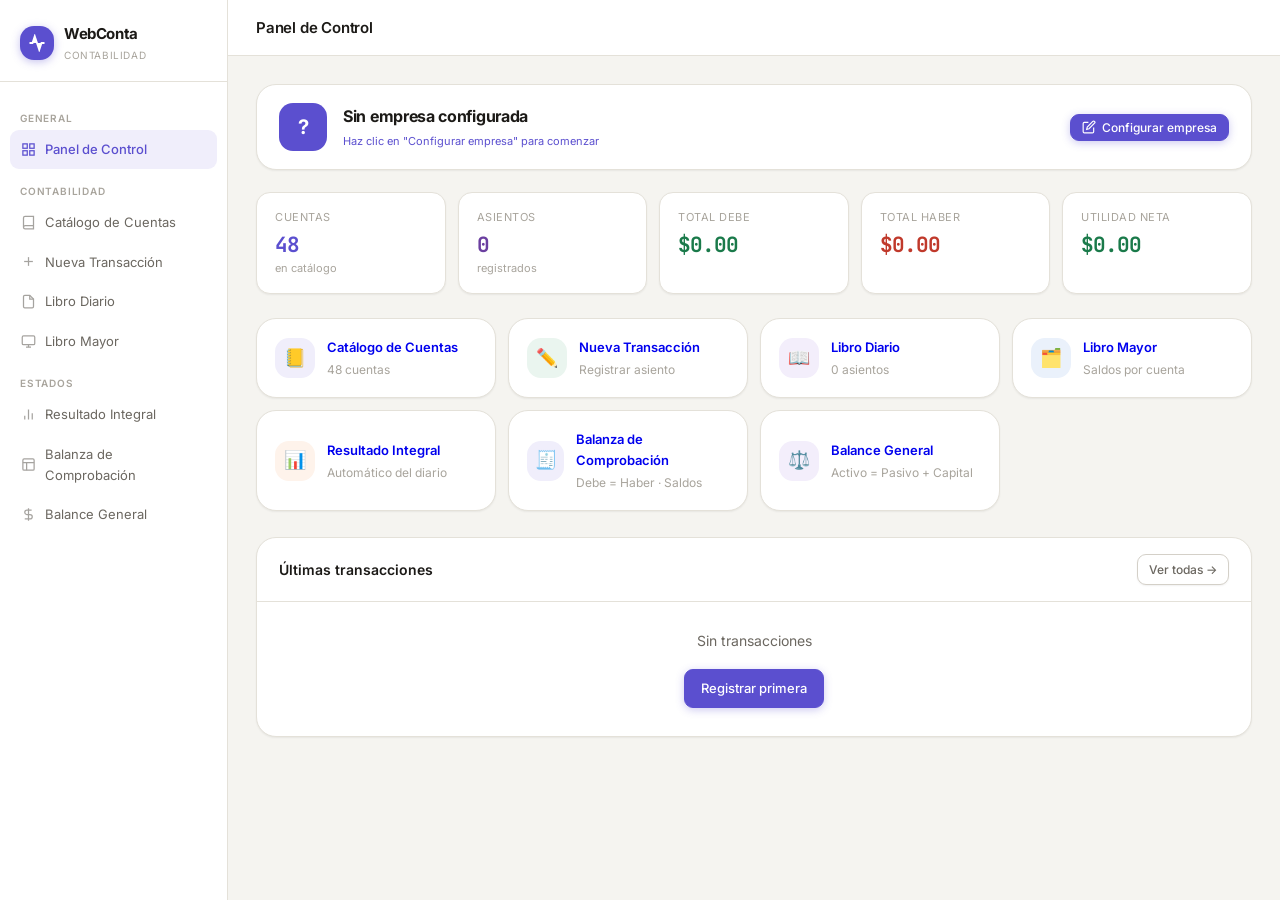
<file: index.html>
<!DOCTYPE html>
<html lang="es">
<head>
  <meta charset="UTF-8"/><meta name="viewport" content="width=device-width,initial-scale=1.0"/>
  <title>WebConta — Panel de Control</title>
  <link rel="stylesheet" href="styles.css"/>
  <style>
    .empresa-banner {
      background:var(--surface); border:1px solid var(--border);
      border-radius:var(--r-xl); padding:18px 22px; margin-bottom:22px;
      display:flex; align-items:center; justify-content:space-between;
      gap:16px; box-shadow:var(--shadow-xs); flex-wrap:wrap;
    }
    .empresa-info { display:flex; align-items:center; gap:16px; flex-wrap:wrap; }
    .empresa-avatar {
      width:48px; height:48px; border-radius:var(--r-lg);
      background:var(--accent); display:flex; align-items:center;
      justify-content:center; font-size:20px; font-weight:700;
      color:#fff; flex-shrink:0; letter-spacing:-1px;
    }
    .empresa-nombre { font-size:16px; font-weight:700; letter-spacing:-.3px; }
    .empresa-meta   { display:flex; gap:14px; flex-wrap:wrap; margin-top:3px; }
    .empresa-chip   { font-size:11px; color:var(--text3); display:flex; align-items:center; gap:4px; }
    .empresa-chip svg { width:12px; height:12px; }
    .empresa-sin    { color:var(--text3); font-size:14px; }
  </style>
</head>
<body>
<div id="sidebar-root"></div>
<div class="main-content">
  <div id="topbar-root"></div>
  <div class="page-body">

    <!-- Banner empresa -->
    <div class="empresa-banner" id="empresa-banner">
      <div class="empresa-info" id="empresa-info">
        <div class="empresa-avatar" id="emp-avatar">?</div>
        <div>
          <div class="empresa-nombre" id="emp-nombre-display">Sin empresa configurada</div>
          <div class="empresa-meta" id="emp-meta"></div>
        </div>
      </div>
      <button class="btn btn-primary btn-sm" onclick="openEmpresaModal()">
        <svg viewBox="0 0 24 24" fill="none" stroke="currentColor" stroke-width="2" width="13" height="13"><path d="M11 4H4a2 2 0 0 0-2 2v14a2 2 0 0 0 2 2h14a2 2 0 0 0 2-2v-7"/><path d="M18.5 2.5a2.121 2.121 0 0 1 3 3L12 15l-4 1 1-4 9.5-9.5z"/></svg>
        Configurar empresa
      </button>
    </div>

    <div class="stats-grid" id="stats-grid"></div>

    <div style="display:grid;grid-template-columns:repeat(auto-fit,minmax(200px,1fr));gap:12px;margin-bottom:26px;">
      <a href="catalogo.html"   class="card" style="text-decoration:none;padding:18px;display:flex;align-items:center;gap:12px;"><div style="width:40px;height:40px;background:var(--accent-bg);border-radius:var(--r-lg);display:flex;align-items:center;justify-content:center;font-size:18px;">📒</div><div><div style="font-weight:600;font-size:13px;margin-bottom:2px;">Catálogo de Cuentas</div><div class="text3" style="font-size:12px;" id="qs-cuentas">cargando...</div></div></a>
      <a href="transacciones.html" class="card" style="text-decoration:none;padding:18px;display:flex;align-items:center;gap:12px;"><div style="width:40px;height:40px;background:var(--green-bg);border-radius:var(--r-lg);display:flex;align-items:center;justify-content:center;font-size:18px;">✏️</div><div><div style="font-weight:600;font-size:13px;margin-bottom:2px;">Nueva Transacción</div><div class="text3" style="font-size:12px;">Registrar asiento</div></div></a>
      <a href="diario.html"     class="card" style="text-decoration:none;padding:18px;display:flex;align-items:center;gap:12px;"><div style="width:40px;height:40px;background:var(--purple-bg);border-radius:var(--r-lg);display:flex;align-items:center;justify-content:center;font-size:18px;">📖</div><div><div style="font-weight:600;font-size:13px;margin-bottom:2px;">Libro Diario</div><div class="text3" style="font-size:12px;" id="qs-asientos">cargando...</div></div></a>
      <a href="mayor.html"      class="card" style="text-decoration:none;padding:18px;display:flex;align-items:center;gap:12px;"><div style="width:40px;height:40px;background:var(--blue-bg);border-radius:var(--r-lg);display:flex;align-items:center;justify-content:center;font-size:18px;">🗂️</div><div><div style="font-weight:600;font-size:13px;margin-bottom:2px;">Libro Mayor</div><div class="text3" style="font-size:12px;">Saldos por cuenta</div></div></a>
      <a href="estados.html"    class="card" style="text-decoration:none;padding:18px;display:flex;align-items:center;gap:12px;"><div style="width:40px;height:40px;background:var(--orange-bg);border-radius:var(--r-lg);display:flex;align-items:center;justify-content:center;font-size:18px;">📊</div><div><div style="font-weight:600;font-size:13px;margin-bottom:2px;">Resultado Integral</div><div class="text3" style="font-size:12px;">Automático del diario</div></div></a>
      <a href="balanza.html"    class="card" style="text-decoration:none;padding:18px;display:flex;align-items:center;gap:12px;"><div style="width:40px;height:40px;background:var(--accent-bg);border-radius:var(--r-lg);display:flex;align-items:center;justify-content:center;font-size:18px;">🧾</div><div><div style="font-weight:600;font-size:13px;margin-bottom:2px;">Balanza de Comprobación</div><div class="text3" style="font-size:12px;">Debe = Haber · Saldos</div></div></a>
      <a href="balance.html"    class="card" style="text-decoration:none;padding:18px;display:flex;align-items:center;gap:12px;"><div style="width:40px;height:40px;background:var(--capital-bg);border-radius:var(--r-lg);display:flex;align-items:center;justify-content:center;font-size:18px;">⚖️</div><div><div style="font-weight:600;font-size:13px;margin-bottom:2px;">Balance General</div><div class="text3" style="font-size:12px;">Activo = Pasivo + Capital</div></div></a>
    </div>

    <div class="card">
      <div class="card-header"><span class="card-title">Últimas transacciones</span><a href="diario.html" class="btn btn-sm">Ver todas →</a></div>
      <div id="ultimas-list"></div>
    </div>

  </div>
</div>

<!-- ══ MODAL EMPRESA ══ -->
<div class="modal-overlay" id="modal-empresa">
  <div class="modal" style="max-width:540px;">
    <div class="modal-header">
      <span class="modal-title">Datos de la empresa</span>
      <button class="btn btn-icon del" onclick="closeModal('modal-empresa')">
        <svg viewBox="0 0 24 24" fill="none" stroke="currentColor" stroke-width="2"><line x1="18" y1="6" x2="6" y2="18"/><line x1="6" y1="6" x2="18" y2="18"/></svg>
      </button>
    </div>
    <div class="modal-body">
      <div class="form-group">
        <label>Nombre / Razón Social *</label>
        <input id="emp-razon" type="text" placeholder="Ej. Comercial Reyes S.A. de C.V."/>
      </div>
      <div class="form-row">
        <div class="form-group">
          <label>RFC *</label>
          <input id="emp-rfc" type="text" placeholder="Ej. CRE900101XXX" style="text-transform:uppercase;"/>
        </div>
        <div class="form-group">
          <label>Ejercicio fiscal</label>
          <input id="emp-ejercicio" type="number" placeholder="2024"/>
        </div>
      </div>
      <div class="form-group">
        <label>Período del estado</label>
        <div class="form-row">
          <input id="emp-periodo-ini" type="date"/>
          <input id="emp-periodo-fin" type="date"/>
        </div>
      </div>
      <div class="form-group">
        <label>Dirección</label>
        <input id="emp-calle" type="text" placeholder="Calle y número"/>
      </div>
      <div class="form-row cols-3">
        <div class="form-group">
          <label>Colonia</label>
          <input id="emp-colonia" type="text" placeholder="Colonia"/>
        </div>
        <div class="form-group">
          <label>Ciudad</label>
          <input id="emp-ciudad" type="text" placeholder="Ciudad"/>
        </div>
        <div class="form-group">
          <label>C.P.</label>
          <input id="emp-cp" type="text" placeholder="00000"/>
        </div>
      </div>
      <div class="form-row">
        <div class="form-group">
          <label>Estado</label>
          <input id="emp-estado" type="text" placeholder="Ej. Puebla"/>
        </div>
        <div class="form-group">
          <label>País</label>
          <input id="emp-pais" type="text" placeholder="México"/>
        </div>
      </div>
    </div>
    <div class="modal-footer">
      <button class="btn" onclick="closeModal('modal-empresa')">Cancelar</button>
      <button class="btn btn-primary" onclick="guardarEmpresa()">Guardar empresa</button>
    </div>
  </div>
</div>

<script src="shared.js"></script>
<script>
  document.getElementById('sidebar-root').innerHTML = renderSidebar();
  document.getElementById('topbar-root').innerHTML  = renderTopbar('Panel de Control');

  function openModal(id)  { document.getElementById(id).classList.add('open'); }
  function closeModal(id) { document.getElementById(id).classList.remove('open'); }
  document.querySelectorAll('.modal-overlay').forEach(o=>o.addEventListener('click',e=>{ if(e.target===o) o.classList.remove('open'); }));

  function openEmpresaModal(){
    var e = DB.getEmpresa();
    document.getElementById('emp-razon').value       = e.razon||'';
    document.getElementById('emp-rfc').value         = e.rfc||'';
    document.getElementById('emp-ejercicio').value   = e.ejercicio||'';
    document.getElementById('emp-periodo-ini').value = e.periodoIni||'';
    document.getElementById('emp-periodo-fin').value = e.periodoFin||'';
    document.getElementById('emp-calle').value       = e.calle||'';
    document.getElementById('emp-colonia').value     = e.colonia||'';
    document.getElementById('emp-ciudad').value      = e.ciudad||'';
    document.getElementById('emp-cp').value          = e.cp||'';
    document.getElementById('emp-estado').value      = e.estado||'';
    document.getElementById('emp-pais').value        = e.pais||'México';
    openModal('modal-empresa');
  }

  function guardarEmpresa(){
    var data = {
      razon:      document.getElementById('emp-razon').value.trim(),
      rfc:        document.getElementById('emp-rfc').value.trim().toUpperCase(),
      ejercicio:  document.getElementById('emp-ejercicio').value.trim(),
      periodoIni: document.getElementById('emp-periodo-ini').value,
      periodoFin: document.getElementById('emp-periodo-fin').value,
      calle:      document.getElementById('emp-calle').value.trim(),
      colonia:    document.getElementById('emp-colonia').value.trim(),
      ciudad:     document.getElementById('emp-ciudad').value.trim(),
      cp:         document.getElementById('emp-cp').value.trim(),
      estado:     document.getElementById('emp-estado').value.trim(),
      pais:       document.getElementById('emp-pais').value.trim()||'México',
    };
    if(!data.razon){ showToast('El nombre/razón social es obligatorio','error'); return; }
    DB.saveEmpresa(data);
    closeModal('modal-empresa');
    renderEmpresaBanner();
    showToast('Empresa guardada ✓','success');
  }

  function renderEmpresaBanner(){
    var e = DB.getEmpresa();
    if(!e.razon){
      document.getElementById('emp-avatar').textContent = '?';
      document.getElementById('emp-nombre-display').textContent = 'Sin empresa configurada';
      document.getElementById('emp-meta').innerHTML = '<span class="empresa-chip" style="color:var(--accent);">Haz clic en "Configurar empresa" para comenzar</span>';
      return;
    }
    // Avatar: iniciales
    var iniciales = e.razon.split(' ').slice(0,2).map(function(w){ return w[0]; }).join('').toUpperCase();
    document.getElementById('emp-avatar').textContent = iniciales;
    document.getElementById('emp-nombre-display').textContent = e.razon;
    var meta = [];
    if(e.rfc)       meta.push('<span class="empresa-chip"><svg viewBox="0 0 24 24" fill="none" stroke="currentColor" stroke-width="2"><rect x="2" y="5" width="20" height="14" rx="2"/><line x1="2" y1="10" x2="22" y2="10"/></svg>'+e.rfc+'</span>');
    if(e.ejercicio) meta.push('<span class="empresa-chip"><svg viewBox="0 0 24 24" fill="none" stroke="currentColor" stroke-width="2"><rect x="3" y="4" width="18" height="18" rx="2"/><line x1="16" y1="2" x2="16" y2="6"/><line x1="8" y1="2" x2="8" y2="6"/><line x1="3" y1="10" x2="21" y2="10"/></svg>Ejercicio '+e.ejercicio+'</span>');
    if(e.ciudad)    meta.push('<span class="empresa-chip"><svg viewBox="0 0 24 24" fill="none" stroke="currentColor" stroke-width="2"><path d="M21 10c0 7-9 13-9 13s-9-6-9-13a9 9 0 0 1 18 0z"/><circle cx="12" cy="10" r="3"/></svg>'+e.ciudad+(e.estado?', '+e.estado:'')+'</span>');
    if(e.periodoIni && e.periodoFin) meta.push('<span class="empresa-chip">📅 '+fmtFecha(e.periodoIni)+' al '+fmtFecha(e.periodoFin)+'</span>');
    document.getElementById('emp-meta').innerHTML = meta.join('');
  }

  function load(){
    renderEmpresaBanner();
    var cuentas=DB.getCuentas(), asientos=DB.getAsientos();
    var S=DB.getSaldosCuentas(asientos);
    var tD=asientos.reduce(function(s,a){ return s+a.movimientos.filter(function(m){ return m.tipo==='DEBE'; }).reduce(function(ss,m){ return ss+(parseFloat(m.monto)||0); },0); },0);
    var tH=asientos.reduce(function(s,a){ return s+a.movimientos.filter(function(m){ return m.tipo==='HABER'; }).reduce(function(ss,m){ return ss+(parseFloat(m.monto)||0); },0); },0);
    var utilNeta = Object.values(S).filter(function(c){ return c.tipo==='INGRESO'; }).reduce(function(s,c){ return s+c.saldo; },0)
                 - Object.values(S).filter(function(c){ return c.tipo==='GASTO'; }).reduce(function(s,c){ return s+c.saldo; },0);

    document.getElementById('stats-grid').innerHTML =
      '<div class="stat-card"><div class="s-label">Cuentas</div><div class="s-value" style="color:var(--accent);">'+cuentas.length+'</div><div class="s-sub">en catálogo</div></div>'+
      '<div class="stat-card"><div class="s-label">Asientos</div><div class="s-value" style="color:var(--purple);">'+asientos.length+'</div><div class="s-sub">registrados</div></div>'+
      '<div class="stat-card"><div class="s-label">Total Debe</div><div class="s-value pos">'+fmt(tD)+'</div></div>'+
      '<div class="stat-card"><div class="s-label">Total Haber</div><div class="s-value neg">'+fmt(tH)+'</div></div>'+
      '<div class="stat-card"><div class="s-label">Utilidad neta</div><div class="s-value '+(utilNeta>=0?'pos':'neg')+'">'+fmt(utilNeta)+'</div></div>';

    document.getElementById('qs-cuentas').textContent  = cuentas.length+' cuentas';
    document.getElementById('qs-asientos').textContent = asientos.length+' asientos';

    var ul=document.getElementById('ultimas-list'), rec=asientos.slice(0,6);
    if(!rec.length){ ul.innerHTML='<div class="empty-state" style="padding:28px;"><p>Sin transacciones</p><a href="transacciones.html" class="btn btn-primary">Registrar primera</a></div>'; return; }
    ul.innerHTML = rec.map(function(a){
      var tot=a.movimientos.filter(function(m){ return m.tipo==='DEBE'; }).reduce(function(s,m){ return s+(parseFloat(m.monto)||0); },0);
      return '<div style="display:flex;align-items:center;justify-content:space-between;padding:11px 22px;border-bottom:1px solid var(--border);gap:12px;">'
        +'<span style="font-family:JetBrains Mono,monospace;font-size:11px;color:var(--accent);background:var(--accent-bg);padding:2px 7px;border-radius:4px;flex-shrink:0;">'+a.id+'</span>'
        +'<span style="flex:1;font-size:13px;font-weight:500;white-space:nowrap;overflow:hidden;text-overflow:ellipsis;">'+a.descripcion+'</span>'
        +'<span style="font-size:11px;color:var(--text3);flex-shrink:0;">'+fmtFecha(a.fecha)+'</span>'
        +'<span class="badge badge-info mono" style="flex-shrink:0;">'+fmt(tot)+'</span>'
        +'</div>';
    }).join('');
  }

  load();
</script>
</body>
</html>
</file>
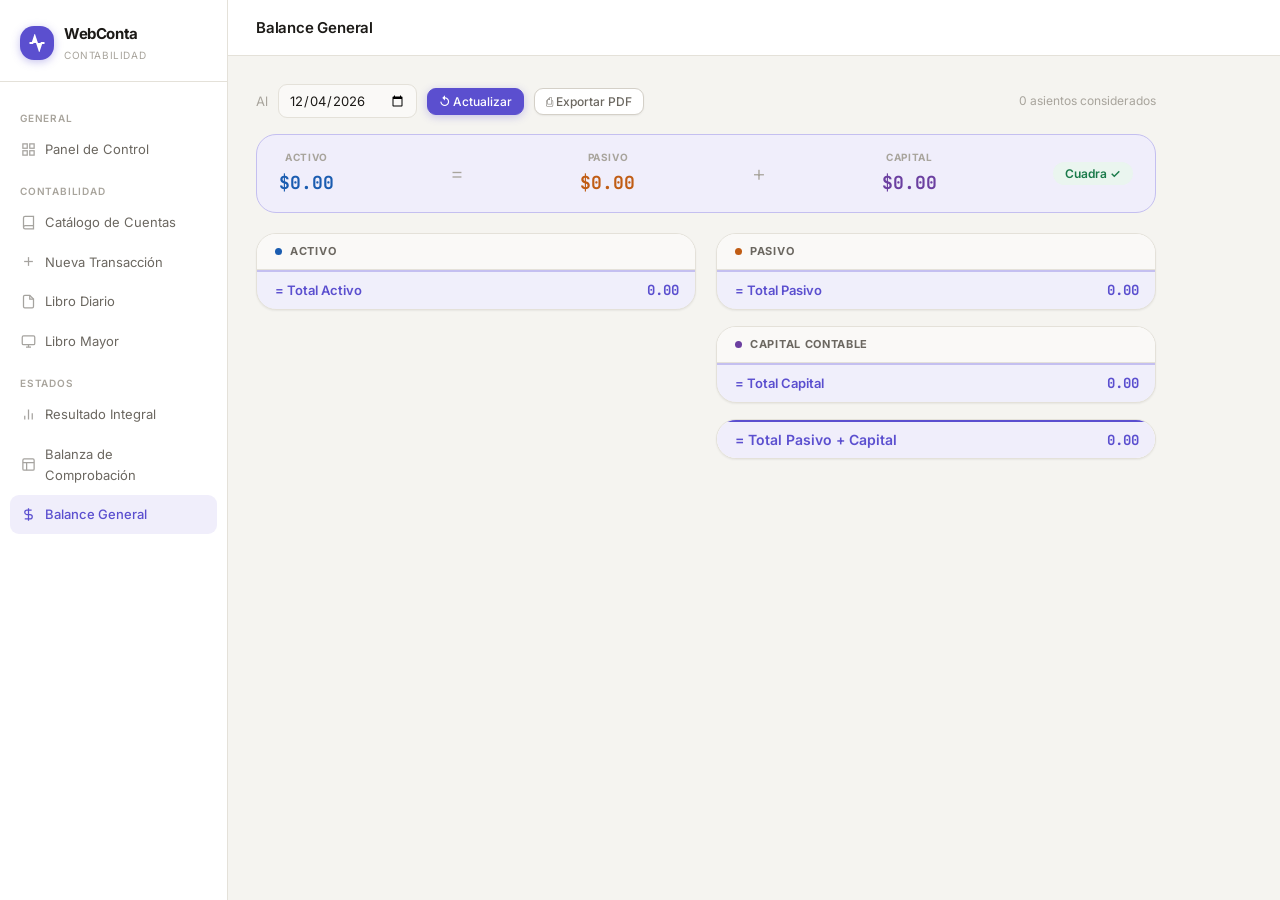
<file: balance.html>
<!DOCTYPE html>
<html lang="es">
<head>
  <meta charset="UTF-8"/><meta name="viewport" content="width=device-width,initial-scale=1.0"/>
  <title>WebConta — Balance General</title>
  <link rel="stylesheet" href="styles.css"/>
  <style>
    .bal-wrap { max-width:900px; }
    .bal-cols { display:grid; grid-template-columns:1fr 1fr; gap:20px; align-items:start; }
    @media(max-width:780px){ .bal-cols{ grid-template-columns:1fr; } }

    .bal-section { background:var(--surface); border:1px solid var(--border); border-radius:var(--r-xl); overflow:hidden; margin-bottom:16px; box-shadow:var(--shadow-xs); }
    .bal-hdr { background:var(--surface2); border-bottom:1px solid var(--border); padding:9px 18px; display:flex; align-items:center; gap:8px; }
    .bal-hdr span { font-size:11px; font-weight:700; text-transform:uppercase; letter-spacing:.7px; color:var(--text2); }
    .bal-dot { width:7px; height:7px; border-radius:50%; flex-shrink:0; }

    .bal-row { display:grid; grid-template-columns:1fr 130px; align-items:center; border-bottom:1px solid var(--border); min-height:38px; }
    .bal-row:last-child { border-bottom:none; }
    .bal-row.sub { background:rgba(0,0,0,.03); }
    .bal-row.total { background:rgba(91,79,207,.09); border-top:2px solid var(--accent-mid); }
    .bal-row.grand { background:var(--accent-bg); border-top:2px solid var(--accent); }

    .bal-lbl { padding:7px 18px; font-size:13px; color:var(--text); display:flex; align-items:center; gap:6px; }
    .bal-lbl.in2 { padding-left:32px; font-size:12px; color:var(--text2); }
    .bal-lbl.bold { font-weight:600; }
    .bal-lbl.acc { color:var(--accent); font-weight:600; }
    .bal-num { padding:7px 16px 7px 0; font-family:'JetBrains Mono',monospace; font-size:12px; text-align:right; color:var(--text2); }
    .bal-num.total { font-size:14px; font-weight:700; color:var(--accent); }
    .bal-num.grand { font-size:14px; font-weight:700; color:var(--accent); }
    .bal-num.neg { color:var(--red); }
    .bal-num.zero { color:var(--text3); }

    .ecuacion-bar { background:var(--accent-bg); border:1.5px solid var(--accent-mid); border-radius:var(--r-xl); padding:14px 22px; margin-bottom:20px; display:flex; align-items:center; justify-content:space-between; flex-wrap:wrap; gap:12px; }
    .ec-item { text-align:center; }
    .ec-label { font-size:10px; font-weight:700; text-transform:uppercase; letter-spacing:.6px; color:var(--text3); margin-bottom:4px; }
    .ec-val { font-family:'JetBrains Mono',monospace; font-size:18px; font-weight:700; }
    .ec-eq { font-size:22px; color:var(--text3); font-weight:300; }
    .ec-ok { font-size:12px; font-weight:600; padding:4px 12px; border-radius:20px; }
    .ec-ok.bal { background:var(--green-bg); color:var(--green); }
    .ec-ok.nobal { background:var(--red-bg); color:var(--red); }

    .period-bar { display:flex; align-items:center; gap:10px; margin-bottom:16px; flex-wrap:wrap; }
    .period-bar input[type=date] { background:var(--surface2); border:1.5px solid var(--border); border-radius:var(--r-md); color:var(--text); font-family:inherit; font-size:13px; padding:7px 10px; outline:none; }
  </style>
</head>
<body>
<div id="sidebar-root"></div>
<div class="main-content">
  <div id="topbar-root"></div>
  <div class="page-body">
    <div class="bal-wrap">

      <div class="period-bar">
        <span style="font-size:13px;color:var(--text3);">Al</span>
        <input type="date" id="f-al" onchange="render()"/>
        <button class="btn btn-primary btn-sm" onclick="render()">↺ Actualizar</button>
        <button class="btn btn-sm" onclick="printWithHeader('Balance General','Estado de Situación Financiera')">⎙ Exportar PDF</button>
        <span style="font-size:12px;color:var(--text3);margin-left:auto;" id="info"></span>
      </div>

      <!-- Ecuación contable -->
      <div class="ecuacion-bar">
        <div class="ec-item"><div class="ec-label">Activo</div><div class="ec-val" id="ec-activo" style="color:var(--activo);">$0.00</div></div>
        <div class="ec-eq">=</div>
        <div class="ec-item"><div class="ec-label">Pasivo</div><div class="ec-val" id="ec-pasivo" style="color:var(--pasivo);">$0.00</div></div>
        <div class="ec-eq">+</div>
        <div class="ec-item"><div class="ec-label">Capital</div><div class="ec-val" id="ec-capital" style="color:var(--capital);">$0.00</div></div>
        <div><span class="ec-ok bal" id="ec-status">Cuadra ✓</span></div>
      </div>

      <div class="bal-cols" id="bal-cols"></div>

    </div>
  </div>
</div>

<script src="shared.js"></script>
<script>
document.getElementById('sidebar-root').innerHTML = renderSidebar();
document.getElementById('topbar-root').innerHTML  = renderTopbar('Balance General');

// Fecha de hoy por defecto
document.getElementById('f-al').value = new Date().toISOString().split('T')[0];

function fmtN(n){ return (Math.abs(n)||0).toLocaleString('es-MX',{minimumFractionDigits:2,maximumFractionDigits:2}); }

function seccion(titulo, color, rows, total){
  let html = `<div class="bal-section">`;
  html += `<div class="bal-hdr"><div class="bal-dot" style="background:${color}"></div><span>${titulo}</span></div>`;
  rows.forEach(r=>{
    if(!r.saldo && r.saldo!==0) return;
    html += `<div class="bal-row ${r.sub?'sub':''}">
      <div class="bal-lbl ${r.sub?'in2':'bold'}">${r.nombre}</div>
      <div class="bal-num ${r.saldo<0?'neg':r.saldo===0?'zero':''}">${r.saldo===0?'—':fmtN(r.saldo)}</div>
    </div>`;
  });
  html += `<div class="bal-row total">
    <div class="bal-lbl acc bold">= Total ${titulo}</div>
    <div class="bal-num total">${fmtN(total)}</div>
  </div>`;
  html += `</div>`;
  return html;
}

function render(){
  let asientos = DB.getAsientos();
  const al = document.getElementById('f-al').value;
  if(al) asientos = asientos.filter(a=>a.fecha<=al);
  document.getElementById('info').textContent = asientos.length+' asiento'+(asientos.length!==1?'s':'')+' considerados';

  const S = DB.getSaldosCuentas(asientos);

  // Agrupar cuentas por tipo y obtener saldo
  const getCuentasTipo = (tipo) =>
    Object.values(S).filter(c=>c.tipo===tipo && c.saldo!==0)
      .sort((a,b)=>a.codigo.localeCompare(b.codigo,undefined,{numeric:true}));

  const activos  = getCuentasTipo('ACTIVO');
  const pasivos  = getCuentasTipo('PASIVO');
  const capitales= getCuentasTipo('CAPITAL');
  const ingresos = getCuentasTipo('INGRESO');
  const gastos   = getCuentasTipo('GASTO');

  const totalActivo  = activos.reduce((s,c)=>s+c.saldo,0);
  const totalPasivo  = pasivos.reduce((s,c)=>s+c.saldo,0);
  const totalCapital = capitales.reduce((s,c)=>s+c.saldo,0);

  // Resultado del ejercicio (ingresos - gastos) se integra al capital
  const totalIngresos = ingresos.reduce((s,c)=>s+c.saldo,0);
  const totalGastos   = gastos.reduce((s,c)=>s+c.saldo,0);
  const resultEjercicio = totalIngresos - totalGastos;
  const capitalTotal  = totalCapital + resultEjercicio;

  // Ecuación
  document.getElementById('ec-activo').textContent  = fmt(totalActivo);
  document.getElementById('ec-pasivo').textContent  = fmt(totalPasivo);
  document.getElementById('ec-capital').textContent = fmt(capitalTotal);
  const diff = Math.abs(totalActivo - (totalPasivo + capitalTotal));
  const status = document.getElementById('ec-status');
  status.className = 'ec-ok ' + (diff < 0.01 ? 'bal':'nobal');
  status.textContent = diff < 0.01 ? 'Cuadra ✓' : 'Diferencia: '+fmtN(diff);

  // Activo circulante vs no circulante
  const actCirc   = activos.filter(c=>c.codigo.startsWith('1.1')||c.codigo.startsWith('1.3')||c.codigo.startsWith('1.4'));
  const actNoCir  = activos.filter(c=>!c.codigo.startsWith('1.1')&&!c.codigo.startsWith('1.3')&&!c.codigo.startsWith('1.4'));
  const totAC     = actCirc.reduce((s,c)=>s+c.saldo,0);
  const totANC    = actNoCir.reduce((s,c)=>s+c.saldo,0);

  const pasCP     = pasivos.filter(c=>c.codigo.startsWith('2.1')||c.codigo.startsWith('2.3')||c.codigo.startsWith('2.4')||c.codigo.startsWith('2.5')||c.codigo.startsWith('2.6')||c.codigo.startsWith('2.7'));
  const pasLP     = pasivos.filter(c=>c.codigo.startsWith('2.2'));
  const totPCP    = pasCP.reduce((s,c)=>s+c.saldo,0);
  const totPLP    = pasLP.reduce((s,c)=>s+c.saldo,0);

  let leftHtml = '';
  // Activo circulante
  leftHtml += `<div class="bal-section">`;
  leftHtml += `<div class="bal-hdr"><div class="bal-dot" style="background:var(--activo)"></div><span>Activo</span></div>`;
  if(actCirc.length){
    leftHtml += `<div class="bal-row sub"><div class="bal-lbl bold" style="color:var(--activo);">Activo Circulante</div><div></div></div>`;
    actCirc.forEach(c=>{ leftHtml += `<div class="bal-row"><div class="bal-lbl in2">${c.nombre}</div><div class="bal-num">${fmtN(c.saldo)}</div></div>`; });
    leftHtml += `<div class="bal-row sub"><div class="bal-lbl in2 bold">Subtotal circulante</div><div class="bal-num" style="font-weight:600;">${fmtN(totAC)}</div></div>`;
  }
  if(actNoCir.length){
    leftHtml += `<div class="bal-row sub"><div class="bal-lbl bold" style="color:var(--activo);margin-top:4px;">Activo No Circulante</div><div></div></div>`;
    actNoCir.forEach(c=>{ leftHtml += `<div class="bal-row"><div class="bal-lbl in2">${c.nombre}</div><div class="bal-num ${c.saldo<0?'neg':''}">${fmtN(c.saldo)}</div></div>`; });
    leftHtml += `<div class="bal-row sub"><div class="bal-lbl in2 bold">Subtotal no circulante</div><div class="bal-num" style="font-weight:600;">${fmtN(totANC)}</div></div>`;
  }
  leftHtml += `<div class="bal-row total"><div class="bal-lbl acc bold">= Total Activo</div><div class="bal-num total">${fmtN(totalActivo)}</div></div>`;
  leftHtml += `</div>`;

  let rightHtml = '';
  // Pasivo
  rightHtml += `<div class="bal-section">`;
  rightHtml += `<div class="bal-hdr"><div class="bal-dot" style="background:var(--pasivo)"></div><span>Pasivo</span></div>`;
  if(pasCP.length){
    rightHtml += `<div class="bal-row sub"><div class="bal-lbl bold" style="color:var(--pasivo);">Pasivo Corto Plazo</div><div></div></div>`;
    pasCP.forEach(c=>{ rightHtml += `<div class="bal-row"><div class="bal-lbl in2">${c.nombre}</div><div class="bal-num">${fmtN(c.saldo)}</div></div>`; });
    rightHtml += `<div class="bal-row sub"><div class="bal-lbl in2 bold">Subtotal C.P.</div><div class="bal-num" style="font-weight:600;">${fmtN(totPCP)}</div></div>`;
  }
  if(pasLP.length){
    rightHtml += `<div class="bal-row sub"><div class="bal-lbl bold" style="color:var(--pasivo);">Pasivo Largo Plazo</div><div></div></div>`;
    pasLP.forEach(c=>{ rightHtml += `<div class="bal-row"><div class="bal-lbl in2">${c.nombre}</div><div class="bal-num">${fmtN(c.saldo)}</div></div>`; });
    rightHtml += `<div class="bal-row sub"><div class="bal-lbl in2 bold">Subtotal L.P.</div><div class="bal-num" style="font-weight:600;">${fmtN(totPLP)}</div></div>`;
  }
  rightHtml += `<div class="bal-row total"><div class="bal-lbl acc bold">= Total Pasivo</div><div class="bal-num total">${fmtN(totalPasivo)}</div></div>`;
  rightHtml += `</div>`;

  // Capital contable
  rightHtml += `<div class="bal-section">`;
  rightHtml += `<div class="bal-hdr"><div class="bal-dot" style="background:var(--capital)"></div><span>Capital Contable</span></div>`;
  capitales.forEach(c=>{ rightHtml += `<div class="bal-row"><div class="bal-lbl in2">${c.nombre}</div><div class="bal-num">${fmtN(c.saldo)}</div></div>`; });
  if(resultEjercicio!==0){
    rightHtml += `<div class="bal-row"><div class="bal-lbl in2">Resultado del ejercicio</div><div class="bal-num ${resultEjercicio<0?'neg':''}">${fmtN(resultEjercicio)}</div></div>`;
  }
  rightHtml += `<div class="bal-row total"><div class="bal-lbl acc bold">= Total Capital</div><div class="bal-num total">${fmtN(capitalTotal)}</div></div>`;
  rightHtml += `</div>`;

  // Pasivo + Capital total
  rightHtml += `<div class="bal-section"><div class="bal-row grand">
    <div class="bal-lbl acc bold" style="font-size:14px;">= Total Pasivo + Capital</div>
    <div class="bal-num grand">${fmtN(totalPasivo+capitalTotal)}</div>
  </div></div>`;

  document.getElementById('bal-cols').innerHTML = `<div>${leftHtml}</div><div>${rightHtml}</div>`;
}

render();
</script>
</body>
</html>
</file>
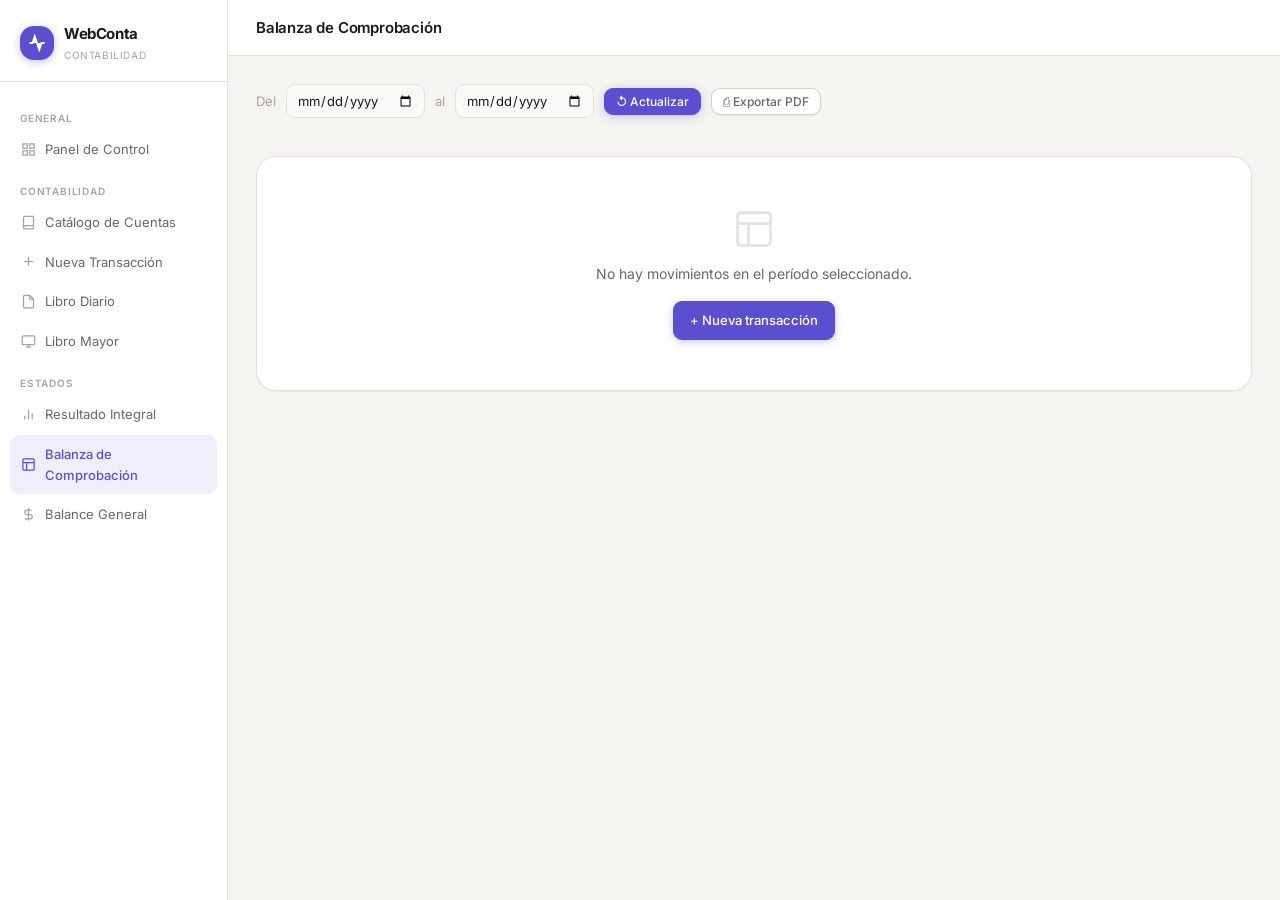
<file: balanza.html>
<!DOCTYPE html>
<html lang="es">
<head>
  <meta charset="UTF-8"/>
  <meta name="viewport" content="width=device-width,initial-scale=1.0"/>
  <title>WebConta — Balanza de Comprobación</title>
  <link rel="stylesheet" href="styles.css"/>
  <style>
    .period-bar { display:flex; align-items:center; gap:10px; margin-bottom:18px; flex-wrap:wrap; }
    .period-bar input[type=date] {
      background:var(--surface2); border:1.5px solid var(--border);
      border-radius:var(--r-md); color:var(--text); font-family:inherit;
      font-size:13px; padding:7px 10px; outline:none;
    }
    .balanza-wrap {
      background:var(--surface); border:1px solid var(--border);
      border-radius:var(--r-xl); overflow:hidden; box-shadow:var(--shadow-xs);
    }
    .balanza-table { width:100%; border-collapse:collapse; font-size:13px; }

    .balanza-table thead tr.hdr1 th {
      background:var(--accent); color:#fff;
      padding:11px 14px; font-size:11px; font-weight:700;
      text-transform:uppercase; letter-spacing:.6px; text-align:center;
    }
    .balanza-table thead tr.hdr1 th:first-child { text-align:left; }
    .balanza-table thead tr.hdr1 th:nth-child(2) { text-align:left; }

    .balanza-table thead tr.hdr2 th {
      background:var(--accent-bg); color:var(--accent);
      padding:7px 14px; font-size:10px; font-weight:700;
      text-transform:uppercase; letter-spacing:.5px; text-align:right;
      border-bottom:2px solid var(--accent-mid);
    }
    .balanza-table thead tr.hdr2 th:first-child  { text-align:left; }
    .balanza-table thead tr.hdr2 th:nth-child(2) { text-align:left; }

    .balanza-table tbody tr { border-bottom:1px solid var(--border); }
    .balanza-table tbody tr:hover { background:var(--surface2); }
    .balanza-table tbody tr.sep td {
      background:var(--surface2); padding:5px 14px;
      font-size:10px; font-weight:700; text-transform:uppercase;
      letter-spacing:.6px; color:var(--text3);
    }

    .balanza-table td { padding:9px 14px; vertical-align:middle; }
    .c-cod  { font-family:'JetBrains Mono',monospace; font-size:11px; color:var(--text3); width:75px; }
    .c-nom  { color:var(--text); font-weight:500; }
    .c-num  { font-family:'JetBrains Mono',monospace; font-size:12px; font-weight:600; text-align:right; width:130px; }
    .c-debe { color:var(--green); }
    .c-hab  { color:var(--red); }
    .c-sd   { color:var(--blue); }
    .c-sa   { color:var(--orange); }
    .c-zero { color:var(--text3); font-weight:400; }

    .balanza-table tfoot td {
      padding:11px 14px; font-weight:700; font-size:13px;
      background:var(--accent); color:#fff; text-align:right;
      font-family:'JetBrains Mono',monospace;
    }
    .balanza-table tfoot td:first-child  { text-align:left; font-family:inherit; font-size:12px; text-transform:uppercase; letter-spacing:.5px; }
    .balanza-table tfoot td:nth-child(2) { text-align:left; }

    .verif-bar {
      display:flex; align-items:center; gap:20px; flex-wrap:wrap;
      padding:12px 18px; background:var(--surface2); border-top:1px solid var(--border);
      font-size:12px;
    }
    .v-item { display:flex; align-items:center; gap:6px; }
    .v-lbl  { color:var(--text3); }
    .v-val  { font-family:'JetBrains Mono',monospace; font-weight:700; }
    .v-ok   { background:var(--green-bg); color:var(--green); padding:2px 10px; border-radius:20px; font-weight:600; font-size:11px; }
    .v-bad  { background:var(--red-bg);   color:var(--red);   padding:2px 10px; border-radius:20px; font-weight:600; font-size:11px; }

    .info-grid { display:grid; grid-template-columns:repeat(auto-fit,minmax(140px,1fr)); gap:12px; margin-bottom:20px; }
    .empty-state { padding:50px 20px; text-align:center; color:var(--text3); }
    .empty-state svg { width:44px; height:44px; margin-bottom:12px; opacity:.3; display:block; margin:0 auto 12px; }
    .empty-state p { font-size:14px; color:var(--text2); margin-bottom:16px; }
  </style>
</head>
<body>

<div id="sidebar-root"></div>
<div class="main-content">
  <div id="topbar-root"></div>
  <div class="page-body">

    <div class="period-bar">
      <span style="font-size:13px;color:var(--text3);">Del</span>
      <input type="date" id="f-ini"/>
      <span style="font-size:13px;color:var(--text3);">al</span>
      <input type="date" id="f-fin"/>
      <button class="btn btn-primary btn-sm" onclick="render()">↺ Actualizar</button>
      <button class="btn btn-sm" onclick="printWithHeader('Balanza de Comprobación','')">⎙ Exportar PDF</button>
      <span id="st-badge" style="margin-left:auto;"></span>
    </div>

    <div class="info-grid" id="info-grid"></div>
    <div class="balanza-wrap" id="balanza-wrap"></div>

  </div>
</div>

<script src="shared.js"></script>
<script>
  // ── Inyectar chrome ──
  document.getElementById('sidebar-root').innerHTML = renderSidebar();
  document.getElementById('topbar-root').innerHTML  = renderTopbar('Balanza de Comprobación');

  var TIPO_ORDEN = ['ACTIVO','PASIVO','CAPITAL','INGRESO','GASTO'];
  var TIPO_LABEL = {ACTIVO:'Activo',PASIVO:'Pasivo',CAPITAL:'Capital',INGRESO:'Ingreso',GASTO:'Gasto'};
  var TIPO_CLR   = {ACTIVO:'var(--activo)',PASIVO:'var(--pasivo)',CAPITAL:'var(--capital)',INGRESO:'var(--ingreso)',GASTO:'var(--gasto)'};
  var TIPO_ICON  = {ACTIVO:'🏦',PASIVO:'📋',CAPITAL:'💼',INGRESO:'📈',GASTO:'📉'};

  function fN(n){
    return (Math.abs(parseFloat(n)||0)).toLocaleString('es-MX',{minimumFractionDigits:2,maximumFractionDigits:2});
  }

  function render(){
    var asientos = DB.getAsientos();
    var ini = document.getElementById('f-ini').value;
    var fin = document.getElementById('f-fin').value;
    if(ini) asientos = asientos.filter(function(a){ return a.fecha >= ini; });
    if(fin) asientos = asientos.filter(function(a){ return a.fecha <= fin; });

    var cuentas = DB.getCuentas();

    // Acumular debe/haber por cuentaId
    var mov = {};
    asientos.forEach(function(a){
      a.movimientos.forEach(function(m){
        if(!mov[m.cuentaId]) mov[m.cuentaId] = {debe:0, haber:0};
        if(m.tipo === 'DEBE') mov[m.cuentaId].debe  += parseFloat(m.monto)||0;
        else                  mov[m.cuentaId].haber += parseFloat(m.monto)||0;
      });
    });

    // Cuentas con movimiento
    var filas = cuentas.filter(function(c){ return mov[c.id]; }).map(function(c){
      var m  = mov[c.id];
      var diff = m.debe - m.haber;
      return {
        codigo: c.codigo, nombre: c.nombre, tipo: c.tipo,
        debe: m.debe, haber: m.haber,
        sd: diff > 0 ?  diff : 0,
        sa: diff < 0 ? -diff : 0
      };
    });

    // Totales
    var sumD=0, sumH=0, sumSD=0, sumSA=0;
    filas.forEach(function(f){ sumD+=f.debe; sumH+=f.haber; sumSD+=f.sd; sumSA+=f.sa; });

    // ── Vacío ──
    if(!filas.length){
      document.getElementById('info-grid').innerHTML = '';
      document.getElementById('st-badge').innerHTML  = '';
      document.getElementById('balanza-wrap').innerHTML = '<div class="empty-state"><svg viewBox="0 0 24 24" fill="none" stroke="currentColor" stroke-width="1.5"><rect x="3" y="3" width="18" height="18" rx="2"/><line x1="3" y1="9" x2="21" y2="9"/><line x1="9" y1="21" x2="9" y2="9"/></svg><p>No hay movimientos en el período seleccionado.</p><a href="transacciones.html" class="btn btn-primary">+ Nueva transacción</a></div>';
      return;
    }

    var cuadra = Math.abs(sumD-sumH) < 0.01 && Math.abs(sumSD-sumSA) < 0.01;

    // ── Badge ──
    document.getElementById('st-badge').innerHTML = cuadra
      ? '<span style="background:var(--green-bg);color:var(--green);padding:5px 14px;border-radius:20px;font-size:12px;font-weight:600;">✓ Balanza cuadrada</span>'
      : '<span style="background:var(--red-bg);color:var(--red);padding:5px 14px;border-radius:20px;font-size:12px;font-weight:600;">✗ No cuadra — revisar</span>';

    // ── Info cards ──
    document.getElementById('info-grid').innerHTML =
      ['<div class="stat-card"><div class="s-label">Cuentas con movimiento</div><div class="s-value" style="color:var(--accent);">'+filas.length+'</div></div>',
       '<div class="stat-card"><div class="s-label">Total Debe</div><div class="s-value" style="color:var(--green);font-family:JetBrains Mono,monospace;font-size:17px;">$'+fN(sumD)+'</div></div>',
       '<div class="stat-card"><div class="s-label">Total Haber</div><div class="s-value" style="color:var(--red);font-family:JetBrains Mono,monospace;font-size:17px;">$'+fN(sumH)+'</div></div>',
       '<div class="stat-card"><div class="s-label">Saldo Deudor</div><div class="s-value" style="color:var(--blue);font-family:JetBrains Mono,monospace;font-size:17px;">$'+fN(sumSD)+'</div></div>',
       '<div class="stat-card"><div class="s-label">Saldo Acreedor</div><div class="s-value" style="color:var(--orange);font-family:JetBrains Mono,monospace;font-size:17px;">$'+fN(sumSA)+'</div></div>',
       '<div class="stat-card"><div class="s-label">Diferencia</div><div class="s-value" style="color:'+(cuadra?'var(--green)':'var(--red)')+';">$'+fN(Math.abs(sumD-sumH))+'</div><div class="s-sub">'+(cuadra?'Cuadra ✓':'Revisar')+'</div></div>'
      ].join('');

    // ── Tabla ──
    var tbody = '';
    TIPO_ORDEN.forEach(function(tipo){
      var rows = filas.filter(function(f){ return f.tipo===tipo; })
                      .sort(function(a,b){ return a.codigo.localeCompare(b.codigo,undefined,{numeric:true}); });
      if(!rows.length) return;
      tbody += '<tr class="sep"><td colspan="6">'+TIPO_ICON[tipo]+' '+TIPO_LABEL[tipo]+'</td></tr>';
      rows.forEach(function(r){
        tbody += '<tr>'
          + '<td class="c-cod">'+r.codigo+'</td>'
          + '<td class="c-nom">'+r.nombre+'</td>'
          + '<td class="c-num c-debe">'+( r.debe ? fN(r.debe) : '—' )+'</td>'
          + '<td class="c-num c-hab" >'+( r.haber? fN(r.haber): '—' )+'</td>'
          + '<td class="c-num c-sd"  >'+( r.sd   ? fN(r.sd)  : '—' )+'</td>'
          + '<td class="c-num c-sa"  >'+( r.sa   ? fN(r.sa)  : '—' )+'</td>'
          + '</tr>';
      });
    });

    var verif = '<div class="verif-bar">'
      + '<div class="v-item"><span class="v-lbl">Debe</span><span class="v-val" style="color:var(--green);">$'+fN(sumD)+'</span>'
      + '<span style="color:var(--text3);">=</span>'
      + '<span class="v-lbl">Haber</span><span class="v-val" style="color:var(--red);">$'+fN(sumH)+'</span>'
      + '<span class="'+(Math.abs(sumD-sumH)<0.01?'v-ok':'v-bad')+'">'+(Math.abs(sumD-sumH)<0.01?'✓ Iguales':'✗ Diferencia $'+fN(Math.abs(sumD-sumH)))+'</span></div>'
      + '<div style="width:1px;height:20px;background:var(--border);"></div>'
      + '<div class="v-item"><span class="v-lbl">Saldo Deudor</span><span class="v-val" style="color:var(--blue);">$'+fN(sumSD)+'</span>'
      + '<span style="color:var(--text3);">=</span>'
      + '<span class="v-lbl">Saldo Acreedor</span><span class="v-val" style="color:var(--orange);">$'+fN(sumSA)+'</span>'
      + '<span class="'+(Math.abs(sumSD-sumSA)<0.01?'v-ok':'v-bad')+'">'+(Math.abs(sumSD-sumSA)<0.01?'✓ Iguales':'✗ Diferencia $'+fN(Math.abs(sumSD-sumSA)))+'</span></div>'
      + '<span style="margin-left:auto;font-size:11px;color:var(--text3);">'+asientos.length+' asiento'+(asientos.length!==1?'s':'')+' · '+filas.length+' cuenta'+(filas.length!==1?'s':'')+'</span>'
      + '</div>';

    document.getElementById('balanza-wrap').innerHTML =
      '<table class="balanza-table">'
      + '<thead>'
      + '<tr class="hdr1"><th colspan="2">Cuenta</th><th colspan="2">Movimientos</th><th colspan="2">Saldos</th></tr>'
      + '<tr class="hdr2"><th>Código</th><th>Nombre</th><th>Debe</th><th>Haber</th><th>Saldo Deudor</th><th>Saldo Acreedor</th></tr>'
      + '</thead>'
      + '<tbody>'+tbody+'</tbody>'
      + '<tfoot><tr><td colspan="2">TOTALES</td><td>$'+fN(sumD)+'</td><td>$'+fN(sumH)+'</td><td>$'+fN(sumSD)+'</td><td>$'+fN(sumSA)+'</td></tr></tfoot>'
      + '</table>'
      + verif;
  }

  // Ejecutar render al cargar
  render();
</script>
</body>
</html>
</file>
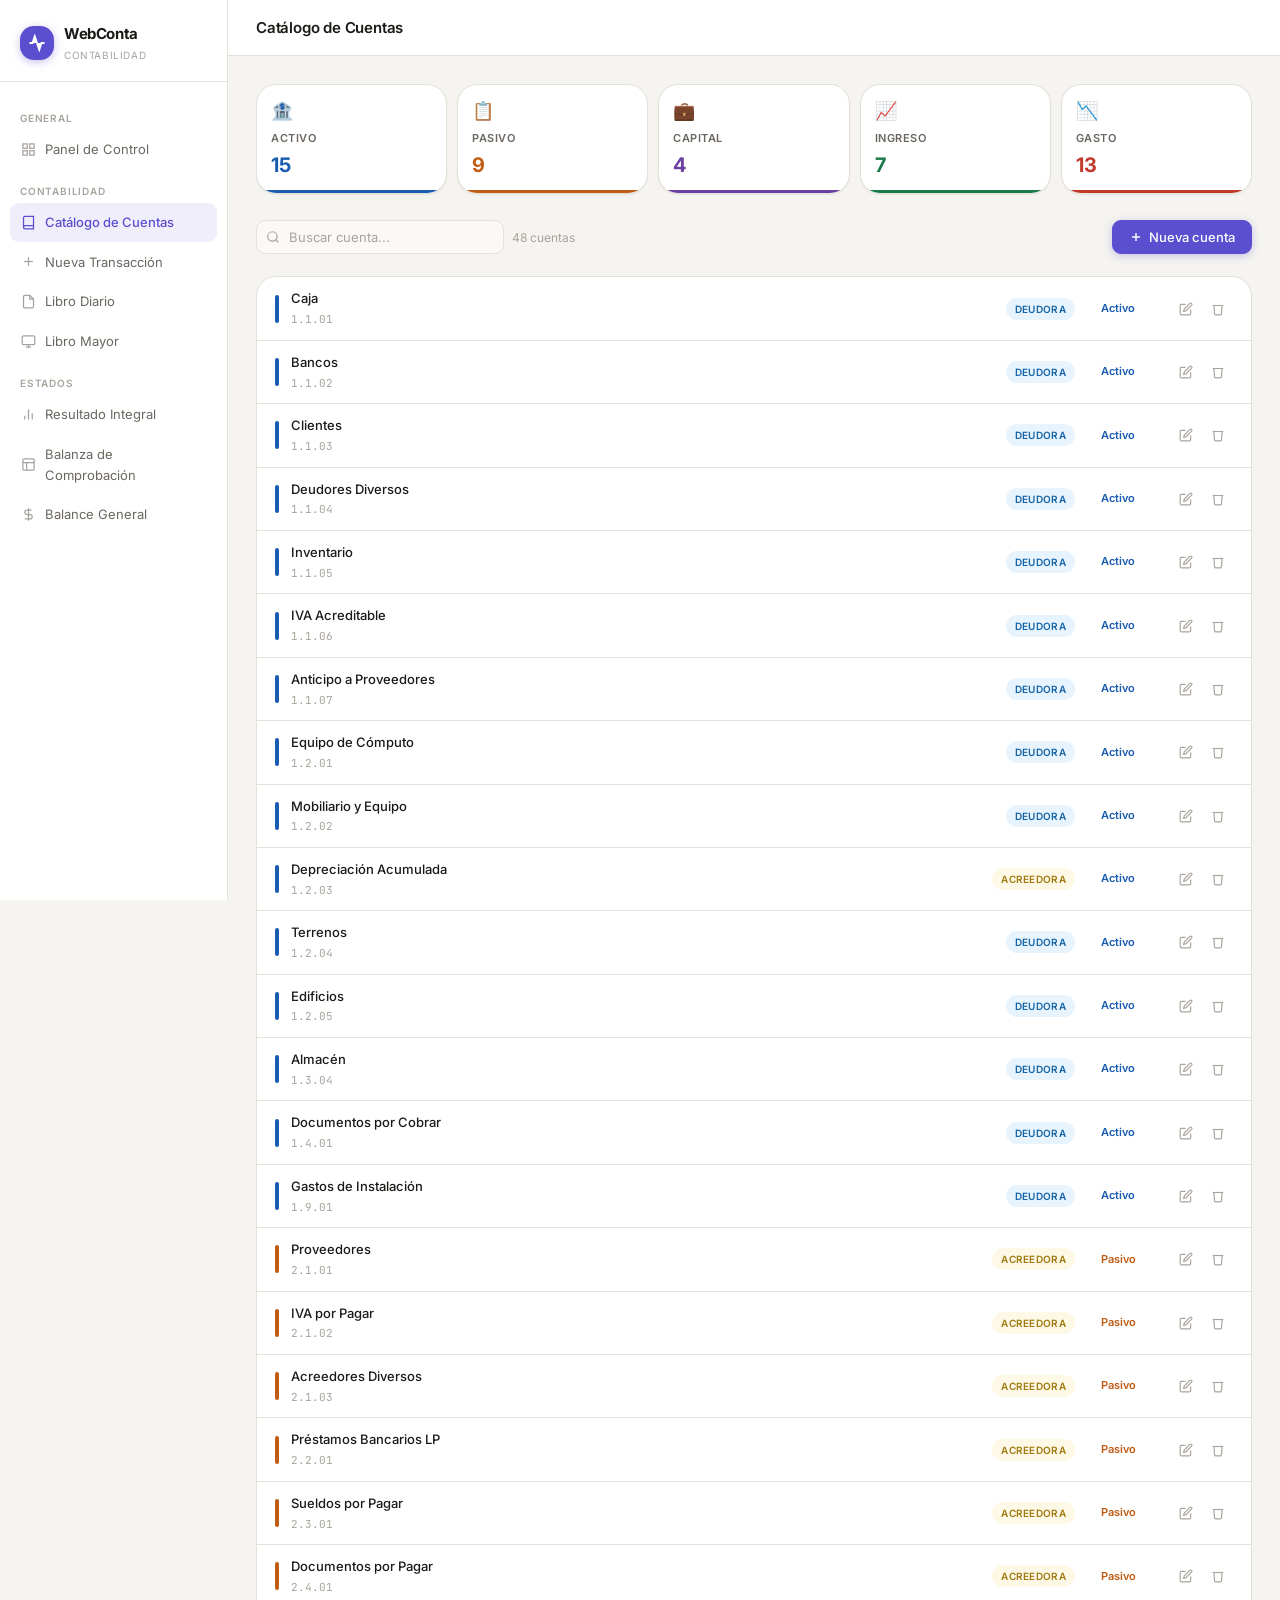
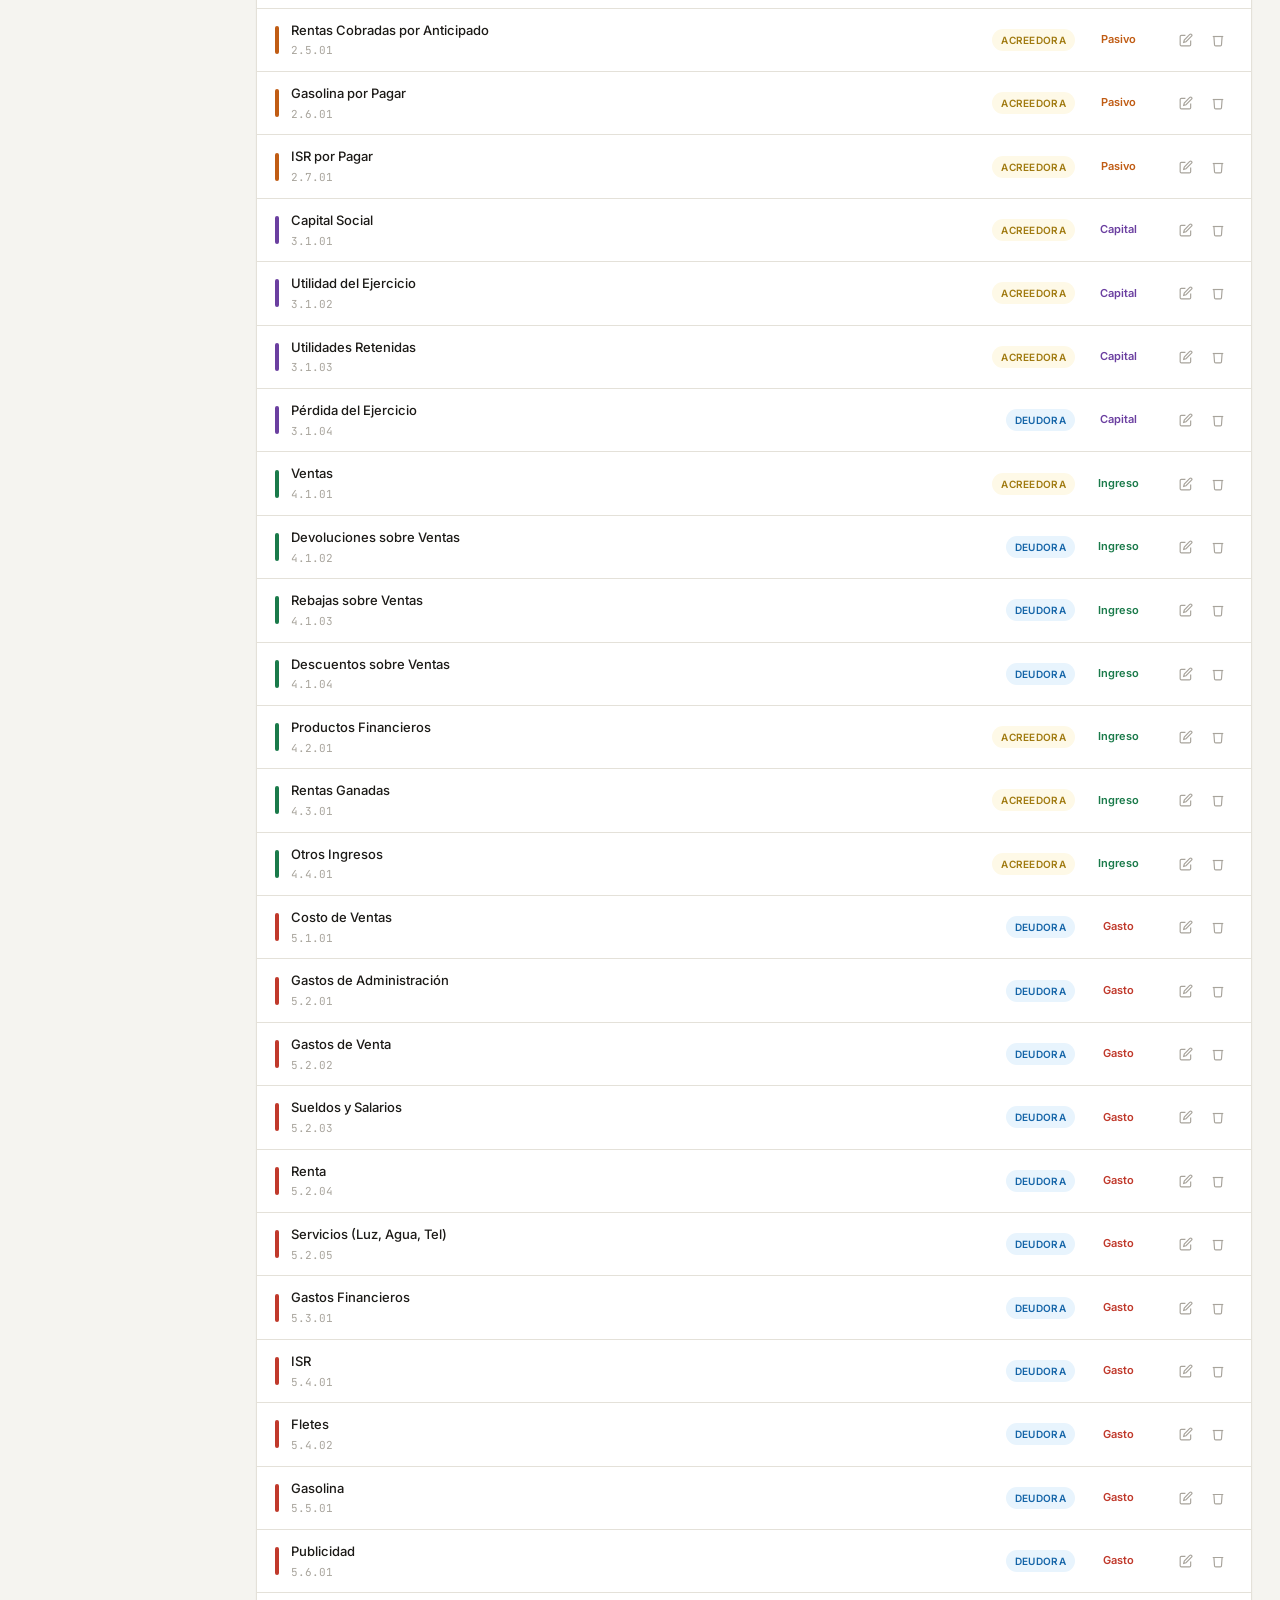
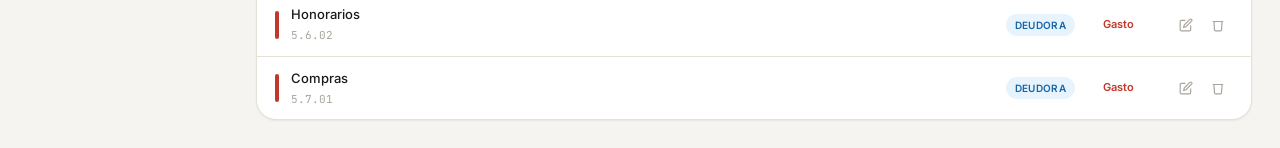
<file: catalogo.html>
<!DOCTYPE html>
<html lang="es">
<head>
  <meta charset="UTF-8" />
  <meta name="viewport" content="width=device-width, initial-scale=1.0" />
  <title>WebConta — Catálogo de Cuentas</title>
  <link rel="stylesheet" href="styles.css" />
  <style>
    .tipo-summary { display:grid; grid-template-columns:repeat(5,1fr); gap:10px; margin-bottom:26px; }
    .tipo-chip { background:var(--surface); border:1.5px solid var(--border); border-radius:var(--r-xl); padding:12px 14px; cursor:pointer; transition:all .15s; box-shadow:var(--shadow-xs); position:relative; overflow:hidden; }
    .tipo-chip::before { content:''; position:absolute; bottom:0; left:0; right:0; height:3px; border-radius:0 0 var(--r-xl) var(--r-xl); }
    .tipo-chip.activo::before  { background:var(--activo); }
    .tipo-chip.pasivo::before  { background:var(--pasivo); }
    .tipo-chip.capital::before { background:var(--capital); }
    .tipo-chip.ingreso::before { background:var(--ingreso); }
    .tipo-chip.gasto::before   { background:var(--gasto); }
    .tipo-chip:hover, .tipo-chip.active { border-color:transparent; box-shadow:var(--shadow-sm); transform:translateY(-1px); }
    .tipo-chip.activo.active  { background:var(--activo-bg);  border-color:var(--activo); }
    .tipo-chip.pasivo.active  { background:var(--pasivo-bg);  border-color:var(--pasivo); }
    .tipo-chip.capital.active { background:var(--capital-bg); border-color:var(--capital); }
    .tipo-chip.ingreso.active { background:var(--ingreso-bg); border-color:var(--ingreso); }
    .tipo-chip.gasto.active   { background:var(--gasto-bg);   border-color:var(--gasto); }
    .tipo-chip-icon  { font-size:18px; margin-bottom:4px; }
    .tipo-chip-label { font-size:11px; font-weight:600; color:var(--text2); text-transform:uppercase; letter-spacing:.5px; }
    .tipo-chip-count { font-size:20px; font-weight:700; margin-top:2px; }
    .tipo-chip.activo  .tipo-chip-count { color:var(--activo); }
    .tipo-chip.pasivo  .tipo-chip-count { color:var(--pasivo); }
    .tipo-chip.capital .tipo-chip-count { color:var(--capital); }
    .tipo-chip.ingreso .tipo-chip-count { color:var(--ingreso); }
    .tipo-chip.gasto   .tipo-chip-count { color:var(--gasto); }

    .catalogo-toolbar { display:flex; align-items:center; justify-content:space-between; flex-wrap:wrap; gap:12px; margin-bottom:22px; }
    .cuentas-grid { display:flex; flex-direction:column; background:var(--surface); border:1.5px solid var(--border); border-radius:var(--r-xl); overflow:hidden; box-shadow:var(--shadow-xs); }
    .cuenta-row { display:grid; grid-template-columns:4px 1fr auto auto auto 72px; align-items:center; gap:12px; padding:11px 18px; border-bottom:1px solid var(--border); transition:background .1s; }
    .cuenta-row:last-child { border-bottom:none; }
    .cuenta-row:hover { background:var(--surface2); }
    .cuenta-stripe { width:4px; height:28px; border-radius:4px; flex-shrink:0; }
    .cuenta-nombre-wrap { display:flex; flex-direction:column; gap:2px; min-width:0; }
    .cuenta-nombre { font-size:13px; font-weight:500; color:var(--text); white-space:nowrap; overflow:hidden; text-overflow:ellipsis; }
    .cuenta-codigo { font-size:11px; color:var(--text3); font-family:'JetBrains Mono',monospace; }
    .nat-pill { font-size:10px; font-weight:600; padding:3px 9px; border-radius:20px; letter-spacing:.3px; white-space:nowrap; }
    .nat-deudora   { background:#e8f4fd; color:#1565a8; }
    .nat-acreedora { background:#fef9e7; color:#a07a10; }
    .clas-pill { font-size:10px; font-weight:600; padding:3px 9px; border-radius:20px; background:var(--accent-bg); color:var(--accent); white-space:nowrap; }
    .cuenta-tipo-label { font-size:11px; font-weight:600; min-width:62px; text-align:center; }
    .cuenta-row-actions { display:flex; gap:2px; justify-content:flex-end; }

    /* Modal radio buttons */
    .radio-group { display:flex; flex-direction:column; gap:8px; }
    .radio-opt { display:flex; align-items:center; gap:10px; padding:10px 14px; border-radius:var(--r-md); border:1.5px solid var(--border); cursor:pointer; transition:all .12s; }
    .radio-opt:hover { border-color:var(--border2); background:var(--surface2); }
    .radio-opt.selected { border-color:var(--accent); background:var(--accent-bg); }
    .radio-opt.selected .radio-circle { border-color:var(--accent); }
    .radio-opt.selected .radio-dot    { background:var(--accent); opacity:1; }
    /* Colores por tipo */
    .radio-opt.sel-ingreso { border-color:var(--ingreso); background:var(--ingreso-bg); }
    .radio-opt.sel-ingreso .radio-circle { border-color:var(--ingreso); }
    .radio-opt.sel-ingreso .radio-dot    { background:var(--ingreso); opacity:1; }
    .radio-opt.sel-gasto   { border-color:var(--gasto);   background:var(--gasto-bg); }
    .radio-opt.sel-gasto   .radio-circle { border-color:var(--gasto); }
    .radio-opt.sel-gasto   .radio-dot    { background:var(--gasto); opacity:1; }
    .radio-opt.sel-activo  { border-color:var(--activo);  background:var(--activo-bg); }
    .radio-opt.sel-activo  .radio-circle { border-color:var(--activo); }
    .radio-opt.sel-activo  .radio-dot    { background:var(--activo); opacity:1; }
    .radio-opt.sel-pasivo  { border-color:var(--pasivo);  background:var(--pasivo-bg); }
    .radio-opt.sel-pasivo  .radio-circle { border-color:var(--pasivo); }
    .radio-opt.sel-pasivo  .radio-dot    { background:var(--pasivo); opacity:1; }
    .radio-opt.sel-capital { border-color:var(--capital); background:var(--capital-bg); }
    .radio-opt.sel-capital .radio-circle { border-color:var(--capital); }
    .radio-opt.sel-capital .radio-dot    { background:var(--capital); opacity:1; }
    .radio-circle { width:20px; height:20px; border-radius:50%; border:2px solid var(--border2); display:flex; align-items:center; justify-content:center; flex-shrink:0; transition:border-color .12s; }
    .radio-dot    { width:10px; height:10px; border-radius:50%; background:transparent; opacity:0; transition:opacity .12s, background .12s; }
    .radio-label  { font-size:13px; font-weight:500; color:var(--text); }

    .section-label { font-size:12px; font-weight:700; color:var(--accent); text-transform:uppercase; letter-spacing:.6px; margin-bottom:8px; margin-top:4px; }

    .nat-toggle { display:flex; border-radius:var(--r-md); overflow:hidden; border:1.5px solid var(--border); }
    .nat-btn { padding:8px 20px; border:none; background:transparent; font-family:inherit; font-size:13px; font-weight:600; cursor:pointer; transition:all .12s; color:var(--text3); }
    .nat-btn.active.deudora   { background:#e8f4fd; color:#1565a8; }
    .nat-btn.active.acreedora { background:#fef9e7; color:#a07a10; }
    .nat-btn:not(.active):hover { background:var(--bg); color:var(--text); }

    @media(max-width:700px){ .tipo-summary{ grid-template-columns:repeat(3,1fr); } }
  </style>
</head>
<body>

<div id="sidebar-root"></div>
<div class="main-content">
  <div id="topbar-root"></div>
  <div class="page-body">

    <div class="tipo-summary" id="tipo-summary"></div>

    <div class="catalogo-toolbar">
      <div style="display:flex;gap:8px;align-items:center;flex-wrap:wrap;">
        <div class="search-wrap" style="max-width:260px;">
          <svg viewBox="0 0 24 24" fill="none" stroke="currentColor" stroke-width="2"><circle cx="11" cy="11" r="8"/><line x1="21" y1="21" x2="16.65" y2="16.65"/></svg>
          <input type="text" id="search-input" placeholder="Buscar cuenta..." />
        </div>
        <span style="font-size:12px;color:var(--text3);" id="counter"></span>
      </div>
      <button class="btn btn-primary" onclick="openModalNueva()">
        <svg viewBox="0 0 24 24" fill="none" stroke="currentColor" stroke-width="2.5" width="13" height="13"><line x1="12" y1="5" x2="12" y2="19"/><line x1="5" y1="12" x2="19" y2="12"/></svg>
        Nueva cuenta
      </button>
    </div>

    <div id="cuentas-list"></div>

  </div>
</div>

<!-- ══ MODAL CUENTA ══ -->
<div class="modal-overlay" id="modal-cuenta">
  <div class="modal" style="max-width:520px;">
    <div class="modal-header">
      <span class="modal-title" id="modal-title">Nueva cuenta</span>
      <button class="btn btn-icon del" onclick="closeModal('modal-cuenta')">
        <svg viewBox="0 0 24 24" fill="none" stroke="currentColor" stroke-width="2"><line x1="18" y1="6" x2="6" y2="18"/><line x1="6" y1="6" x2="18" y2="18"/></svg>
      </button>
    </div>
    <div class="modal-body" style="max-height:70vh;overflow-y:auto;">
      <input type="hidden" id="cuenta-edit-id" />

      <div class="form-group">
        <label>Nombre de la cuenta *</label>
        <input id="cuenta-nombre" type="text" placeholder="Ej. Clientes" />
      </div>
      <div class="form-row">
        <div class="form-group mono">
          <label>Código contable *</label>
          <input id="cuenta-codigo" type="text" placeholder="Ej. 1.1.03" />
        </div>
      </div>

      <!-- TIPO -->
      <div class="form-group">
        <div class="section-label">Tipo de cuenta</div>
        <div class="radio-group" id="tipo-radios"></div>
      </div>

      <!-- CLASIFICACIÓN (aparece si tipo = INGRESO o GASTO) -->
      <div id="clas-wrap" style="display:none;">
        <div class="form-group">
          <div class="section-label">Clasificación</div>
          <div class="radio-group" id="clas-radios"></div>
        </div>
      </div>

      <!-- NATURALEZA -->
      <div class="form-group">
        <div class="section-label">Naturaleza</div>
        <small style="color:var(--text3);font-size:11px;display:block;margin-bottom:8px;">Se sugiere automáticamente según el tipo seleccionado</small>
        <div class="nat-toggle">
          <button class="nat-btn deudora active" id="nat-deudora-btn" onclick="setNat('DEUDORA')">DEUDORA</button>
          <button class="nat-btn acreedora" id="nat-acreedora-btn" onclick="setNat('ACREEDORA')">ACREEDORA</button>
        </div>
      </div>
      <input type="hidden" id="cuenta-naturaleza" value="DEUDORA" />
      <input type="hidden" id="cuenta-tipo-val" />
      <input type="hidden" id="cuenta-clas-val" />
    </div>
    <div class="modal-footer">
      <button class="btn" onclick="closeModal('modal-cuenta')">Cancelar</button>
      <button class="btn btn-primary" onclick="guardarCuenta()">Guardar cuenta</button>
    </div>
  </div>
</div>

<!-- ══ MODAL ELIMINAR ══ -->
<div class="modal-overlay" id="modal-delete">
  <div class="modal" style="max-width:370px;">
    <div class="modal-header"><span class="modal-title">¿Eliminar cuenta?</span></div>
    <div class="modal-body"><p style="font-size:14px;color:var(--text2);line-height:1.7;">Vas a eliminar <strong id="del-nombre"></strong>. Esta acción no se puede deshacer.</p></div>
    <div class="modal-footer">
      <button class="btn" onclick="closeModal('modal-delete')">Cancelar</button>
      <button class="btn btn-danger" onclick="confirmarDelete()">Eliminar</button>
    </div>
  </div>
</div>

<script src="shared.js"></script>
<script>
document.getElementById('sidebar-root').innerHTML = renderSidebar();
document.getElementById('topbar-root').innerHTML  = renderTopbar('Catálogo de Cuentas');

const TIPO_ICONS  = { ACTIVO:'🏦', PASIVO:'📋', CAPITAL:'💼', INGRESO:'📈', GASTO:'📉' };
const TIPO_LABELS = { ACTIVO:'Activo', PASIVO:'Pasivo', CAPITAL:'Capital', INGRESO:'Ingreso', GASTO:'Gasto' };
const TIPOS = ['ACTIVO','PASIVO','CAPITAL','INGRESO','GASTO'];

// Clasificaciones por tipo
const CLASIFICACIONES = {
  INGRESO: ['Ingreso Ordinario', 'Otro Ingreso'],
  GASTO:   ['Gasto de Venta', 'Gasto de Administración', 'Otro Gasto', 'Compra', 'Costo de Ventas / Impuesto'],
};
const NAT_DEFAULT = { ACTIVO:'DEUDORA', PASIVO:'ACREEDORA', CAPITAL:'ACREEDORA', INGRESO:'ACREEDORA', GASTO:'DEUDORA' };

let filtroActivo = 'TODAS';
let searchQ = '';
let deleteId = null;

// ── Chips resumen ──
function renderChips(){
  const all = DB.getCuentas();
  document.getElementById('tipo-summary').innerHTML = TIPOS.map(t => {
    const cnt = all.filter(c=>c.tipo===t).length;
    return `<div class="tipo-chip ${t.toLowerCase()} ${filtroActivo===t?'active':''}" onclick="setFiltro('${t}')">
      <div class="tipo-chip-icon">${TIPO_ICONS[t]}</div>
      <div class="tipo-chip-label">${TIPO_LABELS[t]}</div>
      <div class="tipo-chip-count">${cnt}</div>
    </div>`;
  }).join('');
}

function setFiltro(t){
  filtroActivo = filtroActivo===t ? 'TODAS' : t;
  renderChips(); renderLista();
}

// ── Lista ──
function renderLista(){
  let cuentas = DB.getCuentas();
  if(filtroActivo!=='TODAS') cuentas = cuentas.filter(c=>c.tipo===filtroActivo);
  if(searchQ){ const q=searchQ.toLowerCase(); cuentas=cuentas.filter(c=>c.nombre.toLowerCase().includes(q)||c.codigo.toLowerCase().includes(q)); }

  const total = DB.getCuentas().length;
  document.getElementById('counter').textContent = cuentas.length===total ? `${total} cuentas` : `${cuentas.length} de ${total}`;

  const list = document.getElementById('cuentas-list');
  if(!cuentas.length){
    list.innerHTML=`<div class="empty-state"><svg viewBox="0 0 24 24" fill="none" stroke="currentColor" stroke-width="1.5"><path d="M4 19.5A2.5 2.5 0 0 1 6.5 17H20"/><path d="M6.5 2H20v20H6.5A2.5 2.5 0 0 1 4 19.5v-15A2.5 2.5 0 0 1 6.5 2z"/></svg><p>No se encontraron cuentas</p><button class="btn btn-primary" onclick="openModalNueva()">Agregar cuenta</button></div>`;
    return;
  }

  list.innerHTML = `<div class="cuentas-grid">${cuentas.map(c=>`
    <div class="cuenta-row">
      <div class="cuenta-stripe" style="background:${TIPO_COLOR[c.tipo]};"></div>
      <div class="cuenta-nombre-wrap">
        <span class="cuenta-nombre">${c.nombre}</span>
        <span class="cuenta-codigo">${c.codigo}</span>
      </div>
      ${c.clasificacion ? `<span class="clas-pill">${c.clasificacion}</span>` : '<span></span>'}
      <span class="nat-pill nat-${c.naturaleza.toLowerCase()}">${c.naturaleza}</span>
      <span class="cuenta-tipo-label" style="color:${TIPO_COLOR[c.tipo]};">${TIPO_LABELS[c.tipo]}</span>
      <div class="cuenta-row-actions">
        <button class="btn btn-icon edit" onclick="openModalEditar('${c.id}')">
          <svg viewBox="0 0 24 24" fill="none" stroke="currentColor" stroke-width="2"><path d="M11 4H4a2 2 0 0 0-2 2v14a2 2 0 0 0 2 2h14a2 2 0 0 0 2-2v-7"/><path d="M18.5 2.5a2.121 2.121 0 0 1 3 3L12 15l-4 1 1-4 9.5-9.5z"/></svg>
        </button>
        <button class="btn btn-icon del" onclick="pedirDelete('${c.id}','${c.nombre.replace(/'/g,"\\'")}')">
          <svg viewBox="0 0 24 24" fill="none" stroke="currentColor" stroke-width="2"><polyline points="3 6 5 6 21 6"/><path d="M19 6l-1 14a2 2 0 0 1-2 2H8a2 2 0 0 1-2-2L5 6"/></svg>
        </button>
      </div>
    </div>`).join('')}</div>`;
}

// ── Radios de tipo ──
function renderTipoRadios(selTipo){
  document.getElementById('tipo-radios').innerHTML = TIPOS.map(t=>`
    <div class="radio-opt ${selTipo===t?'selected sel-'+t.toLowerCase():''}" onclick="selTipo('${t}')">
      <div class="radio-circle"><div class="radio-dot"></div></div>
      <span class="radio-label" style="color:${selTipo===t?TIPO_COLOR[t]:'var(--text)'};font-weight:${selTipo===t?'600':'400'};">${t}</span>
    </div>`).join('');
}

function selTipo(t){
  document.getElementById('cuenta-tipo-val').value = t;
  document.getElementById('cuenta-clas-val').value = '';
  renderTipoRadios(t);
  setNat(NAT_DEFAULT[t]);
  // Mostrar/ocultar clasificación
  const wrap = document.getElementById('clas-wrap');
  if(CLASIFICACIONES[t]){
    wrap.style.display = 'block';
    renderClasRadios(t, '');
  } else {
    wrap.style.display = 'none';
  }
}

// ── Radios de clasificación ──
function renderClasRadios(tipo, selClas){
  const opts = CLASIFICACIONES[tipo] || [];
  document.getElementById('clas-radios').innerHTML = opts.map(c=>`
    <div class="radio-opt ${selClas===c?'selected sel-'+tipo.toLowerCase():''}" onclick="selClas('${c.replace(/'/g,"\\'")}','${tipo}')">
      <div class="radio-circle"><div class="radio-dot"></div></div>
      <span class="radio-label" style="color:${selClas===c?TIPO_COLOR[tipo]:'var(--text)'};font-weight:${selClas===c?'600':'400'};">${c}</span>
    </div>`).join('');
}

function selClas(c, tipo){
  document.getElementById('cuenta-clas-val').value = c;
  renderClasRadios(tipo, c);
}

// ── Naturaleza ──
function setNat(val){
  document.getElementById('cuenta-naturaleza').value = val;
  document.getElementById('nat-deudora-btn').className   = 'nat-btn deudora'   + (val==='DEUDORA'  ?'  active':'');
  document.getElementById('nat-acreedora-btn').className = 'nat-btn acreedora' + (val==='ACREEDORA'?' active':'');
}

// ── Modals ──
function openModalNueva(){
  document.getElementById('cuenta-edit-id').value = '';
  document.getElementById('cuenta-nombre').value  = '';
  document.getElementById('cuenta-codigo').value  = '';
  document.getElementById('cuenta-tipo-val').value = '';
  document.getElementById('cuenta-clas-val').value = '';
  document.getElementById('clas-wrap').style.display = 'none';
  renderTipoRadios('');
  setNat('DEUDORA');
  document.getElementById('modal-title').textContent = 'Nueva cuenta';
  openModal('modal-cuenta');
  setTimeout(()=>document.getElementById('cuenta-nombre').focus(),120);
}

function openModalEditar(id){
  const c = DB.getCuentaById(id); if(!c) return;
  document.getElementById('cuenta-edit-id').value  = c.id;
  document.getElementById('cuenta-nombre').value   = c.nombre;
  document.getElementById('cuenta-codigo').value   = c.codigo;
  document.getElementById('cuenta-tipo-val').value = c.tipo;
  document.getElementById('cuenta-clas-val').value = c.clasificacion||'';
  renderTipoRadios(c.tipo);
  if(CLASIFICACIONES[c.tipo]){
    document.getElementById('clas-wrap').style.display = 'block';
    renderClasRadios(c.tipo, c.clasificacion||'');
  } else {
    document.getElementById('clas-wrap').style.display = 'none';
  }
  setNat(c.naturaleza);
  document.getElementById('modal-title').textContent = 'Editar cuenta';
  openModal('modal-cuenta');
}

function guardarCuenta(){
  const nombre     = document.getElementById('cuenta-nombre').value.trim();
  const codigo     = document.getElementById('cuenta-codigo').value.trim();
  const tipo       = document.getElementById('cuenta-tipo-val').value;
  const naturaleza = document.getElementById('cuenta-naturaleza').value;
  const clas       = document.getElementById('cuenta-clas-val').value;
  const editId     = document.getElementById('cuenta-edit-id').value;

  if(!nombre||!codigo||!tipo||!naturaleza){ showToast('Completa todos los campos','error'); return; }
  if(CLASIFICACIONES[tipo] && !clas){ showToast('Selecciona una clasificación','error'); return; }

  const data = { nombre, codigo, tipo, naturaleza, clasificacion: clas||'' };
  if(editId){ DB.updateCuenta(editId, data); showToast('Cuenta actualizada','success'); }
  else       { DB.addCuenta(data);           showToast('Cuenta agregada','success'); }

  closeModal('modal-cuenta');
  renderChips(); renderLista();
}

function pedirDelete(id, nombre){
  deleteId = id;
  document.getElementById('del-nombre').textContent = nombre;
  openModal('modal-delete');
}
function confirmarDelete(){
  if(!deleteId) return;
  DB.deleteCuenta(deleteId); deleteId=null;
  closeModal('modal-delete'); renderChips(); renderLista();
  showToast('Cuenta eliminada','info');
}

function openModal(id)  { document.getElementById(id).classList.add('open'); }
function closeModal(id) { document.getElementById(id).classList.remove('open'); }
document.querySelectorAll('.modal-overlay').forEach(o=>o.addEventListener('click',e=>{ if(e.target===o) o.classList.remove('open'); }));
document.getElementById('search-input').addEventListener('input', e=>{ searchQ=e.target.value.trim(); renderLista(); });
document.getElementById('modal-cuenta').addEventListener('keydown', e=>{ if(e.key==='Enter') guardarCuenta(); });

renderChips(); renderLista();
</script>
</body>
</html>
</file>
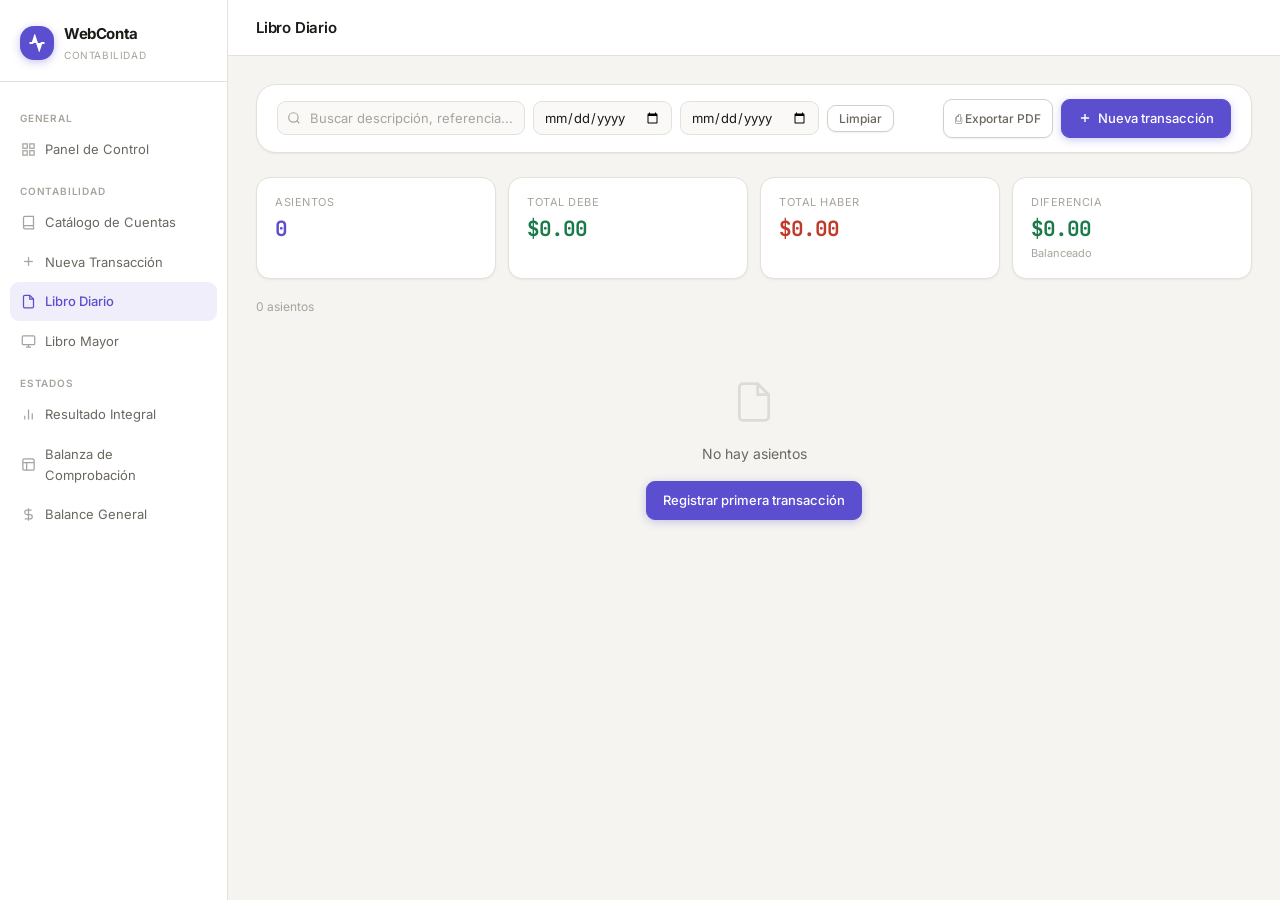
<file: diario.html>
<!DOCTYPE html>
<html lang="es">
<head>
  <meta charset="UTF-8" /><meta name="viewport" content="width=device-width, initial-scale=1.0" />
  <title>WebConta — Libro Diario</title>
  <link rel="stylesheet" href="styles.css" />
</head>
<body>
<div id="sidebar-root"></div>
<div class="main-content">
  <div id="topbar-root"></div>
  <div class="page-body">

    <div class="card mb-24">
      <div class="card-body" style="display:flex;align-items:center;justify-content:space-between;flex-wrap:wrap;gap:12px;padding:14px 20px;">
        <div style="display:flex;gap:8px;align-items:center;flex-wrap:wrap;">
          <div class="search-wrap">
            <svg viewBox="0 0 24 24" fill="none" stroke="currentColor" stroke-width="2"><circle cx="11" cy="11" r="8"/><line x1="21" y1="21" x2="16.65" y2="16.65"/></svg>
            <input type="text" id="search-input" placeholder="Buscar descripción, referencia..." />
          </div>
          <input type="date" id="f-desde" style="background:var(--surface2);border:1.5px solid var(--border);border-radius:var(--r-md);color:var(--text);font-family:inherit;font-size:13px;padding:7px 10px;outline:none;" />
          <input type="date" id="f-hasta" style="background:var(--surface2);border:1.5px solid var(--border);border-radius:var(--r-md);color:var(--text);font-family:inherit;font-size:13px;padding:7px 10px;outline:none;" />
          <button class="btn btn-sm" onclick="clearF()">Limpiar</button>
        </div>
        <div style="display:flex;gap:8px;">
          <button class="btn btn-sm" onclick="printWithHeader('Libro Diario','')">⎙ Exportar PDF</button>
          <a href="transacciones.html" class="btn btn-primary">
            <svg viewBox="0 0 24 24" fill="none" stroke="currentColor" stroke-width="2.5" width="13" height="13"><line x1="12" y1="5" x2="12" y2="19"/><line x1="5" y1="12" x2="19" y2="12"/></svg>
            Nueva transacción
          </a>
        </div>
      </div>
    </div>

    <div class="stats-grid" id="resumen" style="margin-bottom:18px;"></div>
    <div style="font-size:12px;color:var(--text3);margin-bottom:12px;" id="counter"></div>
    <div id="asientos-list"></div>

  </div>
</div>

<div class="modal-overlay" id="modal-delete">
  <div class="modal" style="max-width:370px;">
    <div class="modal-header"><span class="modal-title">¿Eliminar asiento?</span></div>
    <div class="modal-body"><p style="font-size:14px;color:var(--text2);line-height:1.7;">El asiento <strong id="del-id"></strong> será eliminado permanentemente.</p></div>
    <div class="modal-footer">
      <button class="btn" onclick="closeModal('modal-delete')">Cancelar</button>
      <button class="btn btn-danger" onclick="confirmDel()">Eliminar</button>
    </div>
  </div>
</div>

<script src="shared.js"></script>
<script>
  document.getElementById('sidebar-root').innerHTML = renderSidebar();
  document.getElementById('topbar-root').innerHTML  = renderTopbar('Libro Diario');
  let delId = null;

  function render() {
    let list = DB.getAsientos();
    const q = document.getElementById('search-input').value.toLowerCase();
    const d = document.getElementById('f-desde').value;
    const h = document.getElementById('f-hasta').value;
    if (q) list = list.filter(a => a.descripcion.toLowerCase().includes(q)||(a.referencia||'').toLowerCase().includes(q)||a.id.toLowerCase().includes(q));
    if (d) list = list.filter(a => a.fecha >= d);
    if (h) list = list.filter(a => a.fecha <= h);

    const tD = list.reduce((s,a)=>s+a.movimientos.filter(m=>m.tipo==='DEBE').reduce((ss,m)=>ss+(parseFloat(m.monto)||0),0),0);
    const tH = list.reduce((s,a)=>s+a.movimientos.filter(m=>m.tipo==='HABER').reduce((ss,m)=>ss+(parseFloat(m.monto)||0),0),0);
    const diff = Math.abs(tD-tH);

    document.getElementById('resumen').innerHTML = `
      <div class="stat-card"><div class="s-label">Asientos</div><div class="s-value" style="color:var(--accent);">${list.length}</div></div>
      <div class="stat-card"><div class="s-label">Total Debe</div><div class="s-value pos">${fmt(tD)}</div></div>
      <div class="stat-card"><div class="s-label">Total Haber</div><div class="s-value neg">${fmt(tH)}</div></div>
      <div class="stat-card"><div class="s-label">Diferencia</div><div class="s-value ${diff<0.01?'pos':'neg'}">${fmt(diff)}</div><div class="s-sub">${diff<0.01?'Balanceado':'Revisar'}</div></div>
    `;
    document.getElementById('counter').textContent = list.length + ' asiento' + (list.length!==1?'s':'');

    const el = document.getElementById('asientos-list');
    if (!list.length) {
      el.innerHTML = `<div class="empty-state"><svg viewBox="0 0 24 24" fill="none" stroke="currentColor" stroke-width="1.5"><path d="M14 2H6a2 2 0 0 0-2 2v16a2 2 0 0 0 2 2h12a2 2 0 0 0 2-2V8z"/><polyline points="14 2 14 8 20 8"/></svg><p>No hay asientos</p><a href="transacciones.html" class="btn btn-primary">Registrar primera transacción</a></div>`;
      return;
    }
    el.innerHTML = list.map(a => {
      const tot = a.movimientos.filter(m=>m.tipo==='DEBE').reduce((s,m)=>s+(parseFloat(m.monto)||0),0);
      const rows = a.movimientos.map(m=>`
        <div class="asiento-mov-row">
          <span class="dh-label ${m.tipo==='DEBE'?'dh-debe':'dh-haber'}">${m.tipo}</span>
          <span class="asiento-mov-cuenta">${m.cuentaNombre||'—'}</span>
          <span class="asiento-mov-monto" style="color:${m.tipo==='DEBE'?'var(--green)':'var(--red)'};">${fmt(m.monto)}</span>
        </div>`).join('');
      return `<div class="asiento-card">
        <div class="asiento-header">
          <span class="asiento-id">${a.id}</span>
          <span class="asiento-desc">${a.descripcion}</span>
          <div style="display:flex;align-items:center;gap:8px;flex-shrink:0;">
            ${a.referencia?`<span class="asiento-ref">${a.referencia}</span>`:''}
            <span class="asiento-date">${fmtFecha(a.fecha)}</span>
            <button class="btn btn-icon del" onclick="askDel('${a.id}')">
              <svg viewBox="0 0 24 24" fill="none" stroke="currentColor" stroke-width="2"><polyline points="3 6 5 6 21 6"/><path d="M19 6l-1 14a2 2 0 0 1-2 2H8a2 2 0 0 1-2-2L5 6"/></svg>
            </button>
          </div>
        </div>
        <div class="asiento-movs">${rows}</div>
        <div class="asiento-footer">
          <span class="asiento-total">${a.movimientos.length} movimiento${a.movimientos.length!==1?'s':''}</span>
          <span class="badge badge-info mono">${fmt(tot)}</span>
        </div>
      </div>`;
    }).join('');
  }

  function askDel(id) { delId=id; document.getElementById('del-id').textContent=id; openModal('modal-delete'); }
  function confirmDel() { DB.deleteAsiento(delId); delId=null; closeModal('modal-delete'); render(); showToast('Asiento eliminado','info'); }
  function clearF() { document.getElementById('search-input').value=''; document.getElementById('f-desde').value=''; document.getElementById('f-hasta').value=''; render(); }
  function openModal(id)  { document.getElementById(id).classList.add('open'); }
  function closeModal(id) { document.getElementById(id).classList.remove('open'); }
  document.querySelectorAll('.modal-overlay').forEach(o=>o.addEventListener('click',e=>{if(e.target===o)o.classList.remove('open');}));
  ['search-input','f-desde','f-hasta'].forEach(id=>document.getElementById(id).addEventListener('input',render));
  render();
</script>
</body>
</html>
</file>
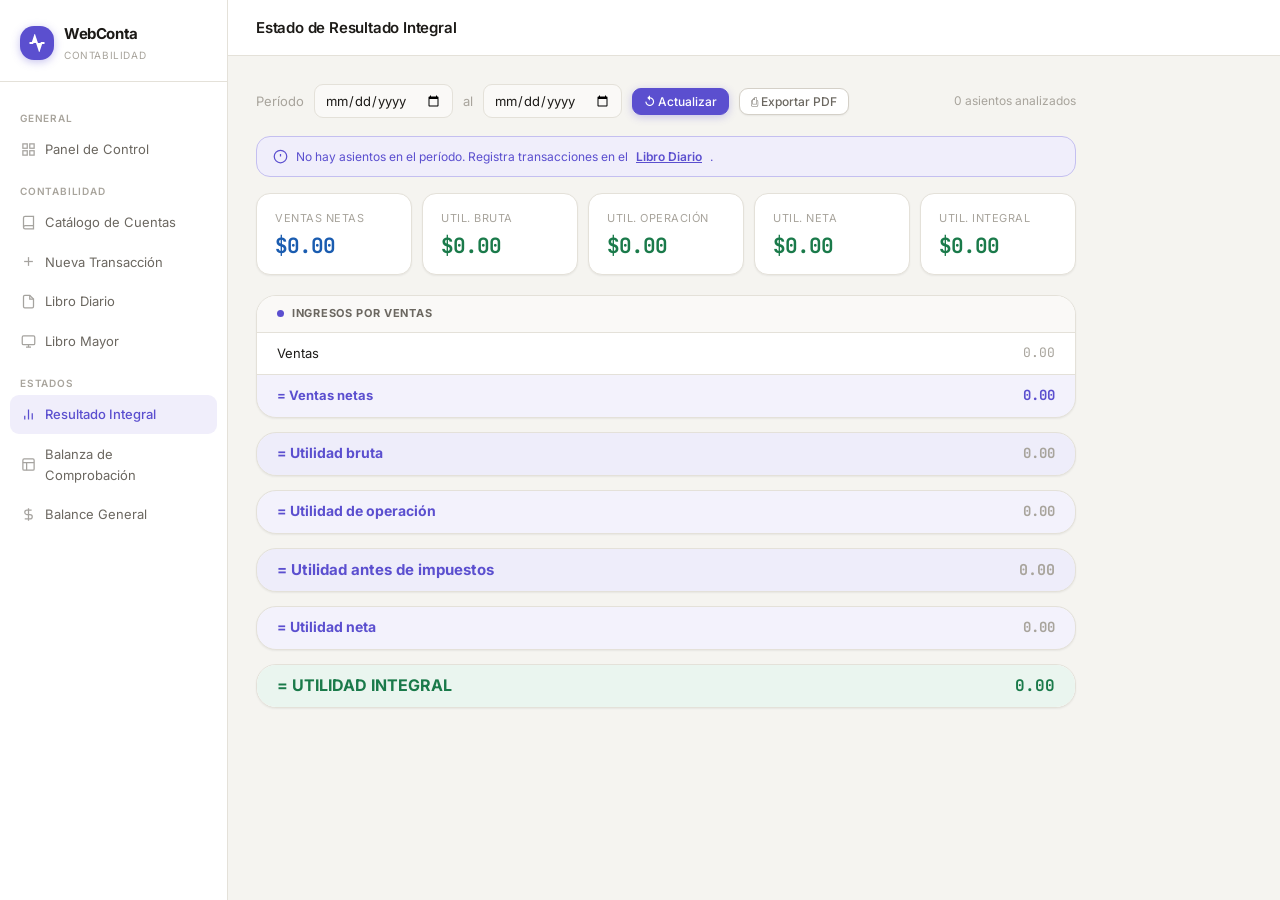
<file: estados.html>
<!DOCTYPE html>
<html lang="es">
<head>
  <meta charset="UTF-8"/><meta name="viewport" content="width=device-width,initial-scale=1.0"/>
  <title>WebConta — Resultado Integral</title>
  <link rel="stylesheet" href="styles.css"/>
  <style>
    .ef-wrap { max-width:820px; }
    .period-bar { display:flex; align-items:center; gap:10px; margin-bottom:18px; flex-wrap:wrap; }
    .period-bar input[type=date] { background:var(--surface2); border:1.5px solid var(--border); border-radius:var(--r-md); color:var(--text); font-family:inherit; font-size:13px; padding:7px 10px; outline:none; }
    .period-bar input[type=date]:focus { border-color:var(--accent); }

    /* Secciones del estado */
    .ef-section { background:var(--surface); border:1px solid var(--border); border-radius:var(--r-xl); overflow:hidden; margin-bottom:14px; box-shadow:var(--shadow-xs); }
    .ef-hdr { background:var(--surface2); border-bottom:1px solid var(--border); padding:9px 20px; display:flex; align-items:center; gap:8px; }
    .ef-hdr span { font-size:11px; font-weight:700; text-transform:uppercase; letter-spacing:.7px; color:var(--text2); }
    .ef-dot { width:7px; height:7px; border-radius:50%; flex-shrink:0; }

    .ef-row { display:grid; grid-template-columns:1fr 160px; align-items:center; border-bottom:1px solid var(--border); min-height:42px; }
    .ef-row:last-child { border-bottom:none; }
    .ef-row.sub    { background:rgba(0,0,0,.02); }
    .ef-row.result { background:rgba(91,79,207,.07); }
    .ef-row.grand  { background:var(--green-bg); }
    .ef-row.neg-row{ background:var(--red-bg); }

    .ef-lbl { padding:8px 20px; font-size:13px; color:var(--text); display:flex; align-items:center; gap:7px; }
    .ef-lbl.in2  { padding-left:36px; font-size:12px; color:var(--text2); }
    .ef-lbl.bold { font-weight:600; }
    .ef-lbl.acc  { color:var(--accent); font-weight:700; }
    .ef-lbl.grn  { color:var(--green);  font-weight:700; }
    .ef-lbl.red  { color:var(--red);    font-weight:600; }
    .ef-lbl.org  { color:var(--orange); font-weight:600; }

    .ef-num { padding:8px 20px 8px 0; font-family:'JetBrains Mono',monospace; font-size:13px; font-weight:600; text-align:right; }
    .ef-num.pos  { color:var(--green); }
    .ef-num.neg  { color:var(--red); }
    .ef-num.acc  { color:var(--accent); font-size:14px; font-weight:700; }
    .ef-num.grn  { color:var(--green);  font-size:14px; font-weight:700; }
    .ef-num.zero { color:var(--text3); font-weight:400; }

    .sign { font-size:10px; font-weight:700; padding:2px 5px; border-radius:3px; font-family:'JetBrains Mono',monospace; }
    .sm { background:var(--red-bg);   color:var(--red); }
    .sp { background:var(--green-bg); color:var(--green); }

    /* Expandible para Otros Ingresos / Otros Gastos */
    .expand-hdr {
      display:flex; align-items:center; justify-content:space-between;
      padding:12px 20px; cursor:pointer; border-bottom:1px solid var(--border);
      transition:background .12s; user-select:none;
    }
    .expand-hdr:hover { background:var(--surface2); }
    .expand-left  { display:flex; align-items:center; gap:10px; }
    .expand-bar   { width:4px; height:20px; border-radius:2px; flex-shrink:0; }
    .expand-title { font-size:13px; font-weight:700; text-transform:uppercase; letter-spacing:.5px; }
    .expand-right { display:flex; align-items:center; gap:10px; }
    .expand-total { font-family:'JetBrains Mono',monospace; font-size:14px; font-weight:700; }
    .expand-arrow { transition:transform .2s; font-size:14px; color:var(--text3); }
    .expand-arrow.open { transform:rotate(180deg); }
    .expand-body  { overflow:hidden; max-height:0; transition:max-height .25s ease; }
    .expand-body.open { max-height:1000px; }

    .banner { display:grid; grid-template-columns:repeat(auto-fit,minmax(130px,1fr)); gap:10px; margin-bottom:20px; }

    .zero-notice { background:var(--accent-bg); border:1.5px solid var(--accent-mid); border-radius:var(--r-lg); padding:10px 16px; font-size:12px; color:var(--accent); display:flex; align-items:center; gap:8px; margin-bottom:16px; }
  </style>
</head>
<body>
<div id="sidebar-root"></div>
<div class="main-content">
  <div id="topbar-root"></div>
  <div class="page-body">
    <div class="ef-wrap">

      <div class="period-bar">
        <span style="font-size:13px;color:var(--text3);">Período</span>
        <input type="date" id="f-ini" onchange="render()"/>
        <span style="font-size:13px;color:var(--text3);">al</span>
        <input type="date" id="f-fin" onchange="render()"/>
        <button class="btn btn-primary btn-sm" onclick="render()">↺ Actualizar</button>
        <button class="btn btn-sm" onclick="printWithHeader('Estado de Resultado Integral','Estado de Resultados')">⎙ Exportar PDF</button>
        <span style="font-size:12px;color:var(--text3);margin-left:auto;" id="p-info"></span>
      </div>

      <div class="zero-notice" id="zero-notice" style="display:none;">
        <svg width="15" height="15" viewBox="0 0 24 24" fill="none" stroke="currentColor" stroke-width="2"><circle cx="12" cy="12" r="10"/><line x1="12" y1="8" x2="12" y2="12"/><line x1="12" y1="16" x2="12.01" y2="16"/></svg>
        No hay asientos en el período. Registra transacciones en el <a href="diario.html" style="color:var(--accent);font-weight:600;">Libro Diario</a>.
      </div>

      <div class="banner" id="banner"></div>
      <div id="ef-content"></div>

    </div>
  </div>
</div>

<script src="shared.js"></script>
<script>
document.getElementById('sidebar-root').innerHTML = renderSidebar();
document.getElementById('topbar-root').innerHTML  = renderTopbar('Estado de Resultado Integral');

function fN(n){ return (Math.abs(n)||0).toLocaleString('es-MX',{minimumFractionDigits:2,maximumFractionDigits:2}); }
function nc(n){ return n>0?'pos':n<0?'neg':'zero'; }

function efRow(label, val, opts={}){
  const lCls  = opts.lCls||'';
  const nCls  = opts.nCls||(opts.formula?'acc':nc(val));
  const sign  = opts.sign ? `<span class="sign ${opts.sign}">${opts.sign==='sm'?'−':'+'}</span> ` : '';
  const rCls  = opts.rCls||'';
  return `<div class="ef-row ${rCls}">
    <div class="ef-lbl ${lCls}">${sign}${label}</div>
    <div class="ef-num ${nCls}">${val===0&&!opts.z?'—':fN(val)}</div>
  </div>`;
}

function secHdr(label, color){
  return `<div class="ef-hdr"><div class="ef-dot" style="background:${color}"></div><span>${label}</span></div>`;
}

// ── Sección expandible Otros Ingresos / Otros Gastos ──
function expandSec(title, barColor, titleColor, items, total, totalCls, uid){
  const itemsHtml = items.map(([label,val])=>`
    <div class="ef-row">
      <div class="ef-lbl in2">${label}</div>
      <div class="ef-num ${nc(val)}">${fN(val)}</div>
    </div>`).join('');

  return `
  <div class="expand-hdr" onclick="toggleExpand('${uid}')">
    <div class="expand-left">
      <div class="expand-bar" style="background:${barColor}"></div>
      <span class="expand-title" style="color:${titleColor}">${title}</span>
    </div>
    <div class="expand-right">
      <span class="expand-total" style="color:${totalColor(total, titleColor)}">${fmt(total)}</span>
      <span class="expand-arrow" id="arr-${uid}">▼</span>
    </div>
  </div>
  <div class="expand-body" id="body-${uid}">
    ${itemsHtml || '<div class="ef-row"><div class="ef-lbl in2" style="color:var(--text3);">Sin registros</div><div class="ef-num zero">—</div></div>'}
  </div>`;
}

function totalColor(val, fallback){ return val>0?'var(--green)':val<0?'var(--red)':fallback; }

function toggleExpand(uid){
  const body = document.getElementById('body-'+uid);
  const arr  = document.getElementById('arr-'+uid);
  body.classList.toggle('open');
  arr.classList.toggle('open');
}

function render(){
  let asientos = DB.getAsientos();
  const ini = document.getElementById('f-ini').value;
  const fin = document.getElementById('f-fin').value;
  if(ini) asientos = asientos.filter(a=>a.fecha>=ini);
  if(fin) asientos = asientos.filter(a=>a.fecha<=fin);

  document.getElementById('p-info').textContent = asientos.length+' asiento'+(asientos.length!==1?'s':'')+' analizados';
  document.getElementById('zero-notice').style.display = asientos.length===0?'flex':'none';

  const S   = DB.getSaldosCuentas(asientos);
  const g   = cod => DB.getSaldo(S, cod);
  const all = DB.getCuentas();

  // Función para obtener saldo de cuentas con cierta clasificación
  function saldoPorClas(tipo, clas){
    return all.filter(c=>c.tipo===tipo && c.clasificacion===clas)
              .reduce((sum,c)=>{ const s=S[c.codigo]; return sum+(s?s.saldo:0); }, 0);
  }
  function itemsPorClas(tipo, clas){
    return all.filter(c=>c.tipo===tipo && c.clasificacion===clas && S[c.codigo] && S[c.codigo].saldo!==0)
              .map(c=>[c.nombre, S[c.codigo].saldo]);
  }

  // ── VENTAS (Ingreso Ordinario) ──
  const ventas     = g('4.1.01');
  const devVentas  = g('4.1.02');
  const rebVentas  = g('4.1.03');
  const descVentas = g('4.1.04');
  // También sumar cualquier cuenta de INGRESO con clas "Ingreso Ordinario"
  const otrosOrd   = saldoPorClas('INGRESO','Ingreso Ordinario');
  const ventasTot  = ventas || otrosOrd;
  const ventasNetas = ventasTot - devVentas - rebVentas - descVentas;

  // ── COSTO DE VENTAS ──
  const costoVentas = g('5.1.01') || saldoPorClas('GASTO','Costo de Ventas / Impuesto');
  const compras     = g('5.7.01') || saldoPorClas('GASTO','Compra');

  // ── UTILIDAD BRUTA ──
  const utilBruta = ventasNetas - (costoVentas > 0 ? costoVentas : compras);

  // ── GASTOS DE OPERACIÓN por clasificación ──
  // Gastos de Venta
  const gVentaItems = itemsPorClas('GASTO','Gasto de Venta');
  // Fallback a cuentas específicas si no hay clasificación
  if(!gVentaItems.length){
    if(g('5.2.02')) gVentaItems.push(['Gastos de Venta', g('5.2.02')]);
    if(g('5.4.02')) gVentaItems.push(['Fletes', g('5.4.02')]);
    if(g('5.6.01')) gVentaItems.push(['Publicidad', g('5.6.01')]);
    if(g('5.5.01')) gVentaItems.push(['Gasolina', g('5.5.01')]);
  }
  const totalGVenta = gVentaItems.reduce((s,[,v])=>s+v,0);

  // Gastos de Administración
  const gAdminItems = itemsPorClas('GASTO','Gasto de Administración');
  if(!gAdminItems.length){
    if(g('5.2.01')) gAdminItems.push(['Gastos de Administración', g('5.2.01')]);
    if(g('5.2.03')) gAdminItems.push(['Sueldos y Salarios', g('5.2.03')]);
    if(g('5.6.02')) gAdminItems.push(['Honorarios', g('5.6.02')]);
    if(g('5.2.04')) gAdminItems.push(['Renta', g('5.2.04')]);
    if(g('5.2.05')) gAdminItems.push(['Servicios', g('5.2.05')]);
  }
  const totalGAdmin = gAdminItems.reduce((s,[,v])=>s+v,0);
  const totalGOper  = totalGVenta + totalGAdmin;

  // ── UTILIDAD DE OPERACIÓN ──
  const utilOper = utilBruta - totalGOper;

  // ── OTROS INGRESOS (clas = "Otro Ingreso") ──
  const otrosIngItems = itemsPorClas('INGRESO','Otro Ingreso');
  // Fallback: productos financieros, rentas ganadas
  if(!otrosIngItems.length){
    if(g('4.2.01')) otrosIngItems.push(['Productos Financieros', g('4.2.01')]);
    if(g('4.3.01')) otrosIngItems.push(['Rentas Ganadas', g('4.3.01')]);
    if(g('4.4.01')) otrosIngItems.push(['Otros Ingresos', g('4.4.01')]);
  }
  const totalOtrosIng = otrosIngItems.reduce((s,[,v])=>s+v,0);

  // ── OTROS GASTOS (clas = "Otro Gasto") ──
  const otrosGtoItems = itemsPorClas('GASTO','Otro Gasto');
  if(!otrosGtoItems.length){
    if(g('5.3.01')) otrosGtoItems.push(['Gastos Financieros', g('5.3.01')]);
  }
  const totalOtrosGto = otrosGtoItems.reduce((s,[,v])=>s+v,0);

  // ── UTILIDAD ANTES DE IMPUESTOS ──
  const uai = utilOper + totalOtrosIng - totalOtrosGto;

  // ── IMPUESTOS ──
  const isr = g('5.4.01') || saldoPorClas('GASTO','Costo de Ventas / Impuesto')-costoVentas;
  const isrVal = g('5.4.01');

  // ── UTILIDAD NETA e INTEGRAL ──
  const utilNeta     = uai - isrVal;
  const utilIntegral = utilNeta;

  // ── Banner ──
  document.getElementById('banner').innerHTML = [
    {label:'Ventas netas',    val:ventasNetas, color:'var(--blue)'},
    {label:'Util. bruta',     val:utilBruta},
    {label:'Util. operación', val:utilOper},
    {label:'Util. neta',      val:utilNeta},
    {label:'Util. integral',  val:utilIntegral},
  ].map(c=>`<div class="stat-card">
    <div class="s-label">${c.label}</div>
    <div class="s-value ${c.val>=0?'pos':'neg'}" style="${c.color?'color:'+c.color:''}">${fmt(c.val)}</div>
  </div>`).join('');

  // ── Construir HTML ──
  let html = '';

  // VENTAS
  html += `<div class="ef-section">`;
  html += secHdr('Ingresos por ventas','var(--accent)');
  if(ventas||otrosOrd){
    const vLabel = ventas ? 'Ventas' : (all.find(c=>c.tipo==='INGRESO'&&c.clasificacion==='Ingreso Ordinario'&&S[c.codigo]?.saldo)?.nombre||'Ingresos ordinarios');
    html += efRow(vLabel, ventasTot, {z:true});
  } else {
    html += efRow('Ventas', 0, {z:true});
  }
  if(devVentas)  html += efRow('Devoluciones sobre ventas', devVentas, {sign:'sm',lCls:'in2'});
  if(rebVentas)  html += efRow('Rebajas sobre ventas',      rebVentas, {sign:'sm',lCls:'in2'});
  if(descVentas) html += efRow('Descuentos sobre ventas',   descVentas,{sign:'sm',lCls:'in2'});
  html += efRow('= Ventas netas', ventasNetas, {rCls:'result', lCls:'acc bold', nCls:'acc', z:true});
  html += `</div>`;

  // COSTO DE VENTAS
  const cvFinal = costoVentas > 0 ? costoVentas : compras;
  if(cvFinal){
    html += `<div class="ef-section">`;
    html += secHdr('Costo de ventas','var(--orange)');
    html += efRow(costoVentas?'Costo de ventas':'Compras', cvFinal, {lCls:'in2', nCls:'neg'});
    html += efRow('= Costo de ventas', cvFinal, {rCls:'result', lCls:'org bold', nCls:'neg', z:true});
    html += `</div>`;
  }

  // UTILIDAD BRUTA
  html += `<div class="ef-section"><div class="ef-row result" style="background:rgba(91,79,207,.1);">
    <div class="ef-lbl acc bold" style="font-size:14px;">= Utilidad bruta</div>
    <div class="ef-num ${nc(utilBruta)}" style="font-size:14px;font-weight:700;">${fN(utilBruta)}</div>
  </div></div>`;

  // GASTOS DE OPERACIÓN
  if(totalGOper){
    html += `<div class="ef-section">`;
    html += secHdr('Gastos de operación','var(--green)');
    if(totalGVenta){
      html += `<div class="ef-hdr" style="background:transparent;padding-left:26px;border-bottom:1px solid var(--border);"><span style="color:var(--green);font-size:12px;">▸ Gastos de venta</span></div>`;
      gVentaItems.forEach(([l,v])=>{ html+=efRow(l,v,{lCls:'in2',nCls:'neg'}); });
      html += efRow('= Total gastos de venta', totalGVenta, {rCls:'sub',lCls:'bold',nCls:'neg'});
    }
    if(totalGAdmin){
      html += `<div class="ef-hdr" style="background:transparent;padding-left:26px;border-bottom:1px solid var(--border);border-top:1px solid var(--border);"><span style="color:var(--green);font-size:12px;">▸ Gastos de administración</span></div>`;
      gAdminItems.forEach(([l,v])=>{ html+=efRow(l,v,{lCls:'in2',nCls:'neg'}); });
      html += efRow('= Total gastos de administración', totalGAdmin, {rCls:'sub',lCls:'bold',nCls:'neg'});
    }
    html += `<div class="ef-row result">
      <div class="ef-lbl acc bold" style="font-size:14px;">= Utilidad de operación</div>
      <div class="ef-num ${nc(utilOper)}" style="font-size:14px;font-weight:700;">${fN(utilOper)}</div>
    </div>`;
    html += `</div>`;
  } else {
    html += `<div class="ef-section"><div class="ef-row result">
      <div class="ef-lbl acc bold" style="font-size:14px;">= Utilidad de operación</div>
      <div class="ef-num ${nc(utilOper)}" style="font-size:14px;font-weight:700;">${fN(utilOper)}</div>
    </div></div>`;
  }

  // OTROS INGRESOS Y OTROS GASTOS (expandibles)
  if(totalOtrosIng || totalOtrosGto){
    html += `<div class="ef-section">`;
    if(totalOtrosIng){
      html += expandSec('Otros Ingresos','var(--green)','var(--green)', otrosIngItems, totalOtrosIng, 'pos', 'oing');
    }
    if(totalOtrosGto){
      html += expandSec('Otros Gastos','var(--red)','var(--red)', otrosGtoItems, totalOtrosGto, 'neg', 'ogto');
    }
    html += `</div>`;
  }

  // UTILIDAD ANTES DE IMPUESTOS
  html += `<div class="ef-section"><div class="ef-row result" style="background:rgba(91,79,207,.1);">
    <div class="ef-lbl acc bold" style="font-size:15px;">= Utilidad antes de impuestos</div>
    <div class="ef-num ${nc(uai)}" style="font-size:15px;font-weight:700;">${fN(uai)}</div>
  </div></div>`;

  // IMPUESTOS + UTILIDAD NETA
  if(isrVal){
    html += `<div class="ef-section">`;
    html += efRow('ISR / PTU', isrVal, {sign:'sm', lCls:'in2', nCls:'neg'});
    html += `<div class="ef-row result">
      <div class="ef-lbl acc bold" style="font-size:14px;">= Utilidad neta</div>
      <div class="ef-num ${nc(utilNeta)}" style="font-size:14px;font-weight:700;">${fN(utilNeta)}</div>
    </div></div>`;
  } else {
    html += `<div class="ef-section"><div class="ef-row result">
      <div class="ef-lbl acc bold" style="font-size:14px;">= Utilidad neta</div>
      <div class="ef-num ${nc(utilNeta)}" style="font-size:14px;font-weight:700;">${fN(utilNeta)}</div>
    </div></div>`;
  }

  // UTILIDAD INTEGRAL
  html += `<div class="ef-section"><div class="ef-row grand">
    <div class="ef-lbl grn" style="font-size:16px;font-weight:700;">= UTILIDAD INTEGRAL</div>
    <div class="ef-num grn" style="font-size:16px;">${fN(utilIntegral)}</div>
  </div></div>`;

  document.getElementById('ef-content').innerHTML = html;

  // Abrir expandibles si tienen datos
  if(totalOtrosIng) toggleExpand('oing');
  if(totalOtrosGto) toggleExpand('ogto');
}

render();
</script>
</body>
</html>
</file>
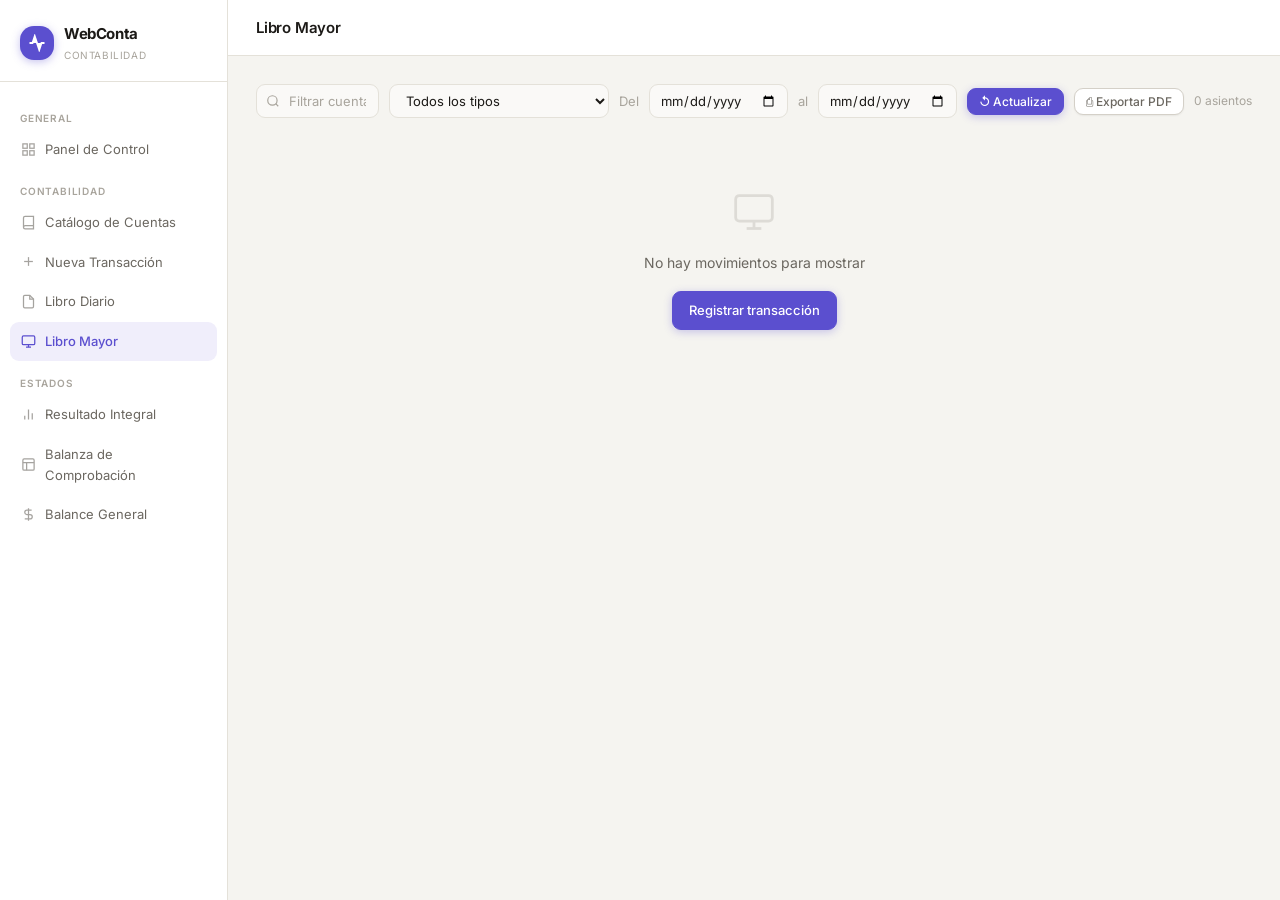
<file: mayor.html>
<!DOCTYPE html>
<html lang="es">
<head>
  <meta charset="UTF-8"/><meta name="viewport" content="width=device-width,initial-scale=1.0"/>
  <title>WebConta — Libro Mayor</title>
  <link rel="stylesheet" href="styles.css"/>
  <style>
    .mayor-toolbar { display:flex; align-items:center; gap:10px; margin-bottom:20px; flex-wrap:wrap; }
    .mayor-toolbar input[type=date] { background:var(--surface2); border:1.5px solid var(--border); border-radius:var(--r-md); color:var(--text); font-family:inherit; font-size:13px; padding:7px 10px; outline:none; }
    .mayor-toolbar select { background:var(--surface2); border:1.5px solid var(--border); border-radius:var(--r-md); color:var(--text); font-family:inherit; font-size:13px; padding:7px 12px; outline:none; min-width:220px; }

    .cuenta-mayor { background:var(--surface); border:1px solid var(--border); border-radius:var(--r-xl); overflow:hidden; margin-bottom:20px; box-shadow:var(--shadow-xs); }
    .cm-header { background:var(--surface2); border-bottom:1px solid var(--border); padding:12px 18px; display:flex; align-items:center; justify-content:space-between; gap:12px; }
    .cm-nombre { font-size:14px; font-weight:600; display:flex; align-items:center; gap:8px; }
    .cm-codigo { font-family:'JetBrains Mono',monospace; font-size:11px; color:var(--text3); background:var(--bg); padding:2px 7px; border-radius:5px; }
    .cm-saldo-final { font-family:'JetBrains Mono',monospace; font-size:13px; font-weight:600; }

    /* Tabla T contable */
    .t-account { display:grid; grid-template-columns:1fr 1px 1fr; }
    .t-col { }
    .t-divider { background:var(--border); }
    .t-col-hdr { padding:7px 14px; font-size:10px; font-weight:700; text-transform:uppercase; letter-spacing:.6px; text-align:center; border-bottom:1px solid var(--border); }
    .t-col-hdr.debe  { color:var(--green); background:var(--green-bg); }
    .t-col-hdr.haber { color:var(--red);   background:var(--red-bg); }

    .t-mov { display:flex; align-items:center; justify-content:space-between; padding:7px 14px; border-bottom:1px solid var(--border); font-size:12px; gap:8px; }
    .t-mov:last-child { border-bottom:none; }
    .t-mov-ref { color:var(--text3); font-family:'JetBrains Mono',monospace; font-size:10px; flex-shrink:0; }
    .t-mov-desc { flex:1; color:var(--text2); white-space:nowrap; overflow:hidden; text-overflow:ellipsis; }
    .t-mov-monto { font-family:'JetBrains Mono',monospace; font-weight:600; flex-shrink:0; }
    .t-mov-monto.debe  { color:var(--green); }
    .t-mov-monto.haber { color:var(--red); }

    .cm-footer { padding:10px 18px; background:var(--surface2); border-top:2px solid var(--border); display:grid; grid-template-columns:1fr 1px 1fr; }
    .cm-footer-col { padding:4px 8px; display:flex; align-items:center; justify-content:space-between; gap:8px; font-size:12px; }
    .cm-footer-total { font-family:'JetBrains Mono',monospace; font-weight:700; }
    .cm-footer-total.debe  { color:var(--green); }
    .cm-footer-total.haber { color:var(--red); }
    .saldo-row { padding:8px 18px; border-top:1px solid var(--border); display:flex; align-items:center; justify-content:space-between; background:rgba(91,79,207,.05); }
    .saldo-label { font-size:11px; font-weight:700; color:var(--text3); text-transform:uppercase; letter-spacing:.5px; }
    .saldo-val   { font-family:'JetBrains Mono',monospace; font-size:14px; font-weight:700; }
  </style>
</head>
<body>
<div id="sidebar-root"></div>
<div class="main-content">
  <div id="topbar-root"></div>
  <div class="page-body">

    <div class="mayor-toolbar">
      <div class="search-wrap" style="max-width:220px;">
        <svg viewBox="0 0 24 24" fill="none" stroke="currentColor" stroke-width="2"><circle cx="11" cy="11" r="8"/><line x1="21" y1="21" x2="16.65" y2="16.65"/></svg>
        <input type="text" id="search-cuenta" placeholder="Filtrar cuenta..." oninput="render()"/>
      </div>
      <select id="filter-tipo" onchange="render()">
        <option value="">Todos los tipos</option>
        <option value="ACTIVO">Activo</option>
        <option value="PASIVO">Pasivo</option>
        <option value="CAPITAL">Capital</option>
        <option value="INGRESO">Ingreso</option>
        <option value="GASTO">Gasto</option>
      </select>
      <span style="font-size:13px;color:var(--text3);">Del</span>
      <input type="date" id="f-ini" onchange="render()"/>
      <span style="font-size:13px;color:var(--text3);">al</span>
      <input type="date" id="f-fin" onchange="render()"/>
      <button class="btn btn-primary btn-sm" onclick="render()">↺ Actualizar</button>
      <button class="btn btn-sm" onclick="printWithHeader('Libro Mayor','')">⎙ Exportar PDF</button>
      <span style="font-size:12px;color:var(--text3);margin-left:auto;" id="info"></span>
    </div>

    <div id="mayor-content"></div>

  </div>
</div>

<script src="shared.js"></script>
<script>
document.getElementById('sidebar-root').innerHTML = renderSidebar();
document.getElementById('topbar-root').innerHTML  = renderTopbar('Libro Mayor');

function fmtN(n){ return (Math.abs(n)||0).toLocaleString('es-MX',{minimumFractionDigits:2,maximumFractionDigits:2}); }

function render(){
  let asientos = DB.getAsientos();
  const ini  = document.getElementById('f-ini').value;
  const fin  = document.getElementById('f-fin').value;
  const q    = document.getElementById('search-cuenta').value.toLowerCase();
  const tipo = document.getElementById('filter-tipo').value;

  if(ini) asientos = asientos.filter(a=>a.fecha>=ini);
  if(fin) asientos = asientos.filter(a=>a.fecha<=fin);

  document.getElementById('info').textContent = asientos.length+' asientos';

  // Construir movimientos por cuenta
  const cuentas = DB.getCuentas().filter(c=> {
    if(tipo && c.tipo!==tipo) return false;
    if(q && !c.nombre.toLowerCase().includes(q) && !c.codigo.includes(q)) return false;
    return true;
  });

  // Para cada cuenta, recopilar todos sus movimientos
  const movsByCuenta = {};
  asientos.forEach(a => {
    a.movimientos.forEach(m => {
      if(!movsByCuenta[m.cuentaId]) movsByCuenta[m.cuentaId] = [];
      movsByCuenta[m.cuentaId].push({
        tipo: m.tipo, monto: parseFloat(m.monto)||0,
        desc: a.descripcion, ref: a.id, fecha: a.fecha
      });
    });
  });

  // Solo mostrar cuentas con movimientos
  const cuentasConMovs = cuentas.filter(c => movsByCuenta[c.id]?.length);

  if(!cuentasConMovs.length){
    document.getElementById('mayor-content').innerHTML = `<div class="empty-state">
      <svg viewBox="0 0 24 24" fill="none" stroke="currentColor" stroke-width="1.5"><rect x="2" y="3" width="20" height="14" rx="2"/><line x1="8" y1="21" x2="16" y2="21"/><line x1="12" y1="17" x2="12" y2="21"/></svg>
      <p>No hay movimientos para mostrar</p>
      <a href="transacciones.html" class="btn btn-primary">Registrar transacción</a>
    </div>`;
    return;
  }

  let html = '';
  cuentasConMovs.forEach(c => {
    const movs = movsByCuenta[c.id] || [];
    const debe  = movs.filter(m=>m.tipo==='DEBE');
    const haber = movs.filter(m=>m.tipo==='HABER');
    const totD  = debe.reduce((s,m)=>s+m.monto,0);
    const totH  = haber.reduce((s,m)=>s+m.monto,0);
    const saldo = c.naturaleza==='DEUDORA' ? totD-totH : totH-totD;
    const saldoLabel = c.naturaleza==='DEUDORA' ? (saldo>=0?'Saldo deudor':'Saldo acreedor') : (saldo>=0?'Saldo acreedor':'Saldo deudor');

    const maxRows = Math.max(debe.length, haber.length);
    let debeRows='', haberRows='';
    for(let i=0;i<maxRows;i++){
      const d = debe[i];
      const h = haber[i];
      debeRows += `<div class="t-mov">
        ${d ? `<span class="t-mov-ref">${d.ref}</span><span class="t-mov-desc">${d.desc}</span><span class="t-mov-monto debe">${fmtN(d.monto)}</span>` : ''}
      </div>`;
      haberRows += `<div class="t-mov">
        ${h ? `<span class="t-mov-ref">${h.ref}</span><span class="t-mov-desc">${h.desc}</span><span class="t-mov-monto haber">${fmtN(h.monto)}</span>` : ''}
      </div>`;
    }

    html += `<div class="cuenta-mayor">
      <div class="cm-header">
        <div class="cm-nombre">
          <div class="tipo-dot dot-${c.tipo.toLowerCase()}"></div>
          ${c.nombre}
          <span class="cm-codigo">${c.codigo}</span>
          ${tipoBadge(c.tipo)}
        </div>
        <div class="cm-saldo-final" style="color:${saldo>=0?'var(--green)':'var(--red)'};">
          ${saldoLabel}: ${fmtN(Math.abs(saldo))}
        </div>
      </div>
      <div class="t-account">
        <div class="t-col">
          <div class="t-col-hdr debe">DEBE</div>
          ${debeRows}
        </div>
        <div class="t-divider"></div>
        <div class="t-col">
          <div class="t-col-hdr haber">HABER</div>
          ${haberRows}
        </div>
      </div>
      <div class="cm-footer">
        <div class="cm-footer-col">
          <span style="font-size:11px;color:var(--text3);">Total Debe</span>
          <span class="cm-footer-total debe">${fmtN(totD)}</span>
        </div>
        <div></div>
        <div class="cm-footer-col">
          <span style="font-size:11px;color:var(--text3);">Total Haber</span>
          <span class="cm-footer-total haber">${fmtN(totH)}</span>
        </div>
      </div>
      <div class="saldo-row">
        <span class="saldo-label">${saldoLabel}</span>
        <span class="saldo-val" style="color:${saldo>=0?'var(--accent)':'var(--red)'};">${fmtN(Math.abs(saldo))}</span>
      </div>
    </div>`;
  });

  document.getElementById('mayor-content').innerHTML = html;
}

render();
</script>
</body>
</html>
</file>
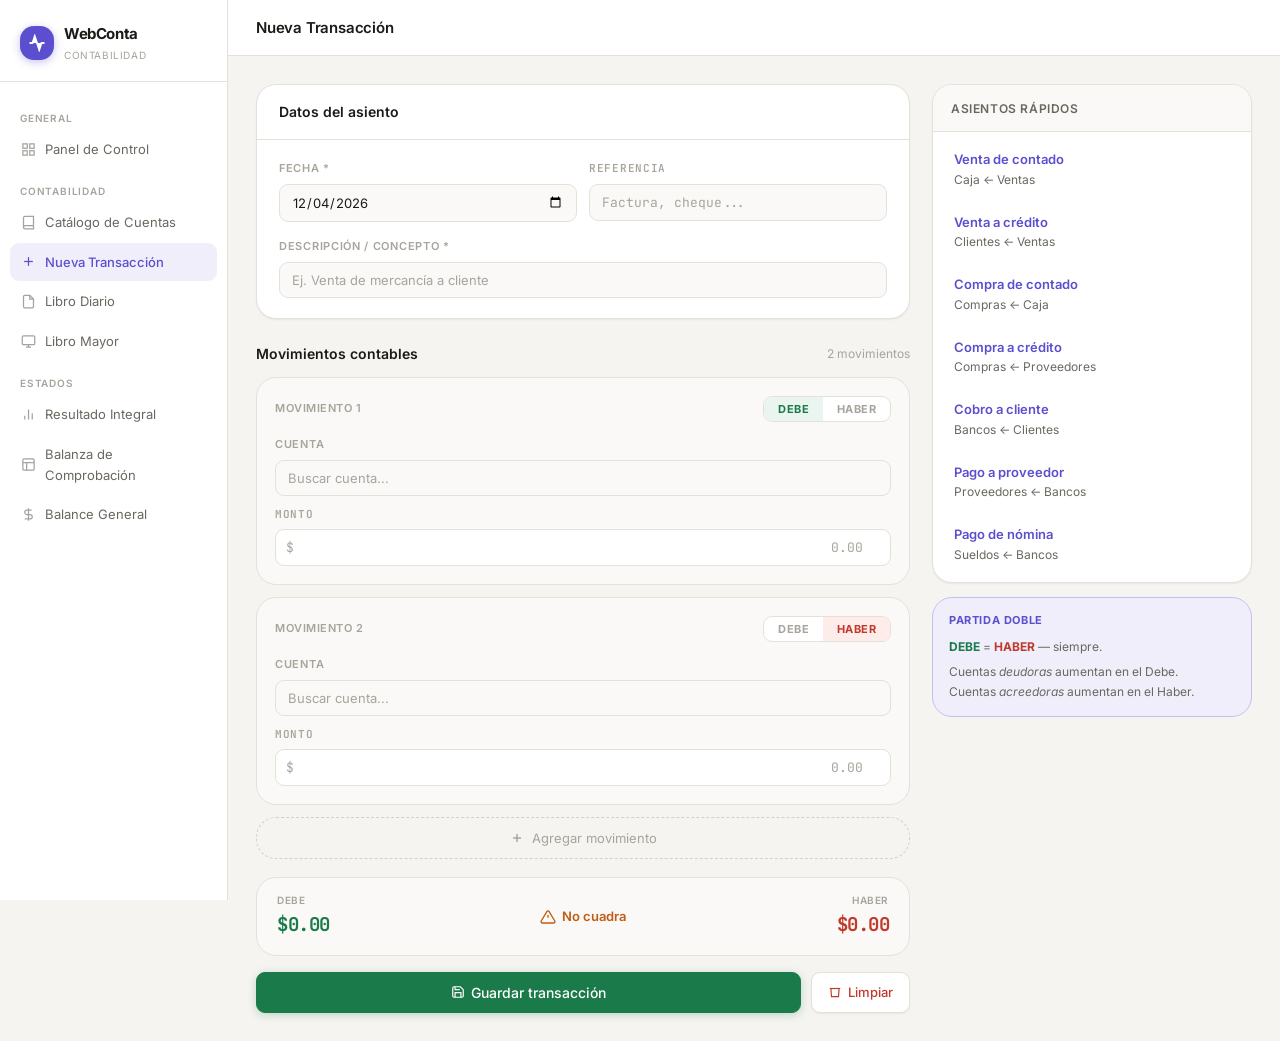
<file: transacciones.html>
<!DOCTYPE html>
<html lang="es">
<head>
  <meta charset="UTF-8" />
  <meta name="viewport" content="width=device-width, initial-scale=1.0" />
  <title>FinanSys — Nueva Transacción</title>
  <link rel="stylesheet" href="styles.css" />
  <style>
    .page-cols { display: grid; grid-template-columns: 1fr 320px; gap: 22px; align-items: start; }
    @media (max-width: 900px) { .page-cols { grid-template-columns: 1fr; } }
    .sticky-panel { position: sticky; top: 72px; }

    .add-mov-btn {
      width: 100%; padding: 12px;
      border: 1.5px dashed var(--border2); border-radius: var(--r-xl);
      background: transparent; color: var(--text3);
      font-family: inherit; font-size: 13px; cursor: pointer;
      transition: all .15s; display: flex; align-items: center;
      justify-content: center; gap: 8px;
    }
    .add-mov-btn:hover { background: var(--accent-bg); color: var(--accent); border-color: var(--accent-mid); }

    .quick-card { background: var(--surface); border: 1px solid var(--border); border-radius: var(--r-xl); overflow: hidden; box-shadow: var(--shadow-xs); margin-bottom: 14px; }
    .quick-card-header { padding: 12px 18px; border-bottom: 1px solid var(--border); background: var(--surface2); }
    .quick-card-title  { font-size: 12px; font-weight: 600; color: var(--text2); text-transform: uppercase; letter-spacing: .6px; }
    .quick-list { padding: 8px; display: flex; flex-direction: column; gap: 4px; }
    .quick-btn {
      padding: 9px 12px; background: transparent;
      border: 1px solid transparent; border-radius: var(--r-md);
      color: var(--text2); font-family: inherit; font-size: 12px;
      cursor: pointer; text-align: left; transition: all .12s; line-height: 1.5;
    }
    .quick-btn strong { color: var(--accent); font-weight: 600; display: block; font-size: 13px; margin-bottom: 1px; }
    .quick-btn:hover { background: var(--accent-bg); border-color: var(--accent-mid); color: var(--text); }

    .tip-card { background: var(--accent-bg); border: 1.5px solid var(--accent-mid); border-radius: var(--r-xl); padding: 14px 16px; }
    .tip-card h4 { font-size: 11px; font-weight: 700; color: var(--accent); text-transform: uppercase; letter-spacing: .6px; margin-bottom: 8px; }
    .tip-card p  { font-size: 12px; color: var(--text2); line-height: 1.65; margin-bottom: 5px; }
    .tip-card p:last-child { margin: 0; }
  </style>
</head>
<body>

<div id="sidebar-root"></div>
<div class="main-content">
  <div id="topbar-root"></div>
  <div class="page-body">
    <div class="page-cols">

      <!-- ── Col izquierda ── -->
      <div>
        <div class="card mb-24">
          <div class="card-header"><span class="card-title">Datos del asiento</span></div>
          <div class="card-body">
            <div class="form-row">
              <div class="form-group">
                <label>Fecha *</label>
                <input type="date" id="tx-fecha" />
              </div>
              <div class="form-group mono">
                <label>Referencia</label>
                <input type="text" id="tx-ref" placeholder="Factura, cheque..." />
              </div>
            </div>
            <div class="form-group" style="margin-bottom:0;">
              <label>Descripción / concepto *</label>
              <input type="text" id="tx-desc" placeholder="Ej. Venta de mercancía a cliente" />
            </div>
          </div>
        </div>

        <div style="display:flex;align-items:center;justify-content:space-between;margin-bottom:12px;">
          <span style="font-size:14px;font-weight:600;">Movimientos contables</span>
          <span style="font-size:12px;color:var(--text3);" id="mov-counter">0 movimientos</span>
        </div>

        <div id="movimientos-container"></div>

        <button class="add-mov-btn" onclick="addMovimiento()">
          <svg viewBox="0 0 24 24" fill="none" stroke="currentColor" stroke-width="2.5" width="14" height="14"><line x1="12" y1="5" x2="12" y2="19"/><line x1="5" y1="12" x2="19" y2="12"/></svg>
          Agregar movimiento
        </button>

        <div class="balance-bar" style="margin-top:18px;" id="balance-bar">
          <div class="balance-side">
            <span class="balance-label">Debe</span>
            <span class="balance-val debe" id="total-debe">$0.00</span>
          </div>
          <div class="balance-status bad" id="balance-status">
            <svg viewBox="0 0 24 24" fill="none" stroke="currentColor" stroke-width="2"><path d="M10.29 3.86L1.82 18a2 2 0 0 0 1.71 3h16.94a2 2 0 0 0 1.71-3L13.71 3.86a2 2 0 0 0-3.42 0z"/><line x1="12" y1="9" x2="12" y2="13"/></svg>
            No cuadra
          </div>
          <div class="balance-side" style="text-align:right;">
            <span class="balance-label">Haber</span>
            <span class="balance-val haber" id="total-haber">$0.00</span>
          </div>
        </div>

        <div style="margin-top:14px;display:flex;gap:10px;">
          <button class="btn btn-success" onclick="guardarAsiento()" style="flex:1;justify-content:center;padding:11px;font-size:14px;">
            <svg viewBox="0 0 24 24" fill="none" stroke="currentColor" stroke-width="2" width="15" height="15"><path d="M19 21H5a2 2 0 0 1-2-2V5a2 2 0 0 1 2-2h11l5 5v11a2 2 0 0 1-2 2z"/><polyline points="17 21 17 13 7 13 7 21"/><polyline points="7 3 7 8 15 8"/></svg>
            Guardar transacción
          </button>
          <button class="btn btn-danger" onclick="limpiarTodo()">
            <svg viewBox="0 0 24 24" fill="none" stroke="currentColor" stroke-width="2" width="14" height="14"><polyline points="3 6 5 6 21 6"/><path d="M19 6l-1 14H6L5 6"/></svg>
            Limpiar
          </button>
        </div>
      </div>

      <!-- ── Col derecha ── -->
      <div class="sticky-panel">
        <div class="quick-card">
          <div class="quick-card-header"><span class="quick-card-title">Asientos rápidos</span></div>
          <div class="quick-list">
            <button class="quick-btn" onclick="quickEntry('venta-contado')"><strong>Venta de contado</strong>Caja ← Ventas</button>
            <button class="quick-btn" onclick="quickEntry('venta-credito')"><strong>Venta a crédito</strong>Clientes ← Ventas</button>
            <button class="quick-btn" onclick="quickEntry('compra-contado')"><strong>Compra de contado</strong>Compras ← Caja</button>
            <button class="quick-btn" onclick="quickEntry('compra-credito')"><strong>Compra a crédito</strong>Compras ← Proveedores</button>
            <button class="quick-btn" onclick="quickEntry('cobro-cliente')"><strong>Cobro a cliente</strong>Bancos ← Clientes</button>
            <button class="quick-btn" onclick="quickEntry('pago-proveedor')"><strong>Pago a proveedor</strong>Proveedores ← Bancos</button>
            <button class="quick-btn" onclick="quickEntry('nomina')"><strong>Pago de nómina</strong>Sueldos ← Bancos</button>
          </div>
        </div>
        <div class="tip-card">
          <h4>Partida doble</h4>
          <p><strong style="color:var(--green);">DEBE</strong> = <strong style="color:var(--red);">HABER</strong> — siempre.</p>
          <p>Cuentas <em>deudoras</em> aumentan en el Debe.<br>Cuentas <em>acreedoras</em> aumentan en el Haber.</p>
        </div>
      </div>

    </div>
  </div>
</div>

<script src="shared.js"></script>
<script>
  document.getElementById('sidebar-root').innerHTML = renderSidebar();
  document.getElementById('topbar-root').innerHTML  = renderTopbar('Nueva Transacción');
  document.getElementById('tx-fecha').value = new Date().toISOString().split('T')[0];

  let movCounter = 0;
  let movIds = [];

  /* ── Autocomplete helpers ── */
  function buildACData() {
    const cuentas = DB.getCuentas();
    const grupos = {};
    cuentas.forEach(c => {
      if (!grupos[c.tipo]) grupos[c.tipo] = [];
      grupos[c.tipo].push(c);
    });
    return { cuentas, grupos };
  }

  function makeAC(uid) {
    const wrapperId = uid + '-ac';
    const inputId   = uid + '-ac-input';
    const dropId    = uid + '-ac-drop';
    const hiddenId  = uid + '-cuenta';

    const { cuentas } = buildACData();
    let hiIdx = -1;
    let filtered = [...cuentas];

    function renderDrop(list) {
      const drop = document.getElementById(dropId);
      if (!list.length) { drop.classList.remove('open'); return; }
      const ORDEN = ['ACTIVO','PASIVO','CAPITAL','INGRESO','GASTO'];
      const grupos = {};
      list.forEach(c => { if (!grupos[c.tipo]) grupos[c.tipo] = []; grupos[c.tipo].push(c); });
      let html = '';
      ORDEN.forEach(t => {
        if (!grupos[t]) return;
        html += `<div class="ac-group-label">${t.charAt(0)+t.slice(1).toLowerCase()}</div>`;
        grupos[t].forEach((c,i) => {
          html += `<div class="ac-option" data-id="${c.id}" data-name="${c.nombre}">
            <div class="tipo-dot dot-${c.tipo.toLowerCase()}"></div>
            <span class="ac-name">${c.nombre}</span>
            <span class="nat-pill nat-${c.naturaleza.toLowerCase()} ac-tipo">${c.naturaleza}</span>
          </div>`;
        });
      });
      drop.innerHTML = html;
      drop.classList.add('open');
      hiIdx = -1;

      drop.querySelectorAll('.ac-option').forEach(opt => {
        opt.addEventListener('mousedown', e => {
          e.preventDefault();
          selectCuenta(opt.dataset.id, opt.dataset.name);
        });
      });
    }

    function selectCuenta(id, name) {
      document.getElementById(hiddenId).value    = id;
      document.getElementById(inputId).value     = name;
      document.getElementById(dropId).classList.remove('open');
      recalc();
    }

    const input = document.getElementById(inputId);
    input.addEventListener('input', () => {
      const q = input.value.toLowerCase();
      filtered = q ? cuentas.filter(c => c.nombre.toLowerCase().includes(q) || c.codigo.includes(q)) : cuentas;
      document.getElementById(hiddenId).value = '';
      renderDrop(filtered);
    });
    input.addEventListener('focus', () => { filtered = cuentas; renderDrop(filtered); });
    input.addEventListener('blur',  () => { setTimeout(() => document.getElementById(dropId)?.classList.remove('open'), 150); });
    input.addEventListener('keydown', e => {
      const opts = document.getElementById(dropId).querySelectorAll('.ac-option');
      if (!opts.length) return;
      if (e.key === 'ArrowDown') { e.preventDefault(); hiIdx = Math.min(hiIdx+1, opts.length-1); opts.forEach((o,i) => o.classList.toggle('highlighted', i===hiIdx)); opts[hiIdx]?.scrollIntoView({block:'nearest'}); }
      else if (e.key === 'ArrowUp') { e.preventDefault(); hiIdx = Math.max(hiIdx-1, 0); opts.forEach((o,i) => o.classList.toggle('highlighted', i===hiIdx)); opts[hiIdx]?.scrollIntoView({block:'nearest'}); }
      else if (e.key === 'Enter' && hiIdx >= 0) { e.preventDefault(); const opt = opts[hiIdx]; selectCuenta(opt.dataset.id, opt.dataset.name); }
      else if (e.key === 'Escape') { document.getElementById(dropId).classList.remove('open'); }
    });
  }

  /* ── Agregar movimiento ── */
  function addMovimiento(opts = {}) {
    movCounter++;
    const uid = 'mov' + Date.now() + movCounter;
    movIds.push(uid);

    const block = document.createElement('div');
    block.className = 'movimiento-block';
    block.id = uid;
    block.innerHTML = `
      <div class="movimiento-header">
        <span class="movimiento-num">Movimiento ${movIds.length}</span>
        <div style="display:flex;align-items:center;gap:8px;">
          <div class="dh-toggle">
            <button class="dh-btn debe ${opts.tipo!=='HABER'?'active':''}" onclick="setDH('${uid}','DEBE')">DEBE</button>
            <button class="dh-btn haber ${opts.tipo==='HABER'?'active':''}" onclick="setDH('${uid}','HABER')">HABER</button>
          </div>
        </div>
      </div>
      <div class="form-group" style="margin-bottom:10px;">
        <label>Cuenta</label>
        <div class="cuenta-autocomplete" id="${uid}-ac">
          <input class="cuenta-ac-input" id="${uid}-ac-input" placeholder="Buscar cuenta..." autocomplete="off" />
          <div class="cuenta-ac-dropdown" id="${uid}-ac-drop"></div>
        </div>
        <input type="hidden" id="${uid}-cuenta" />
      </div>
      <div class="form-group mono" style="margin-bottom:0;">
        <label>Monto</label>
        <div class="monto-input-wrap">
          <span class="currency-sym">$</span>
          <input type="number" id="${uid}-monto" placeholder="0.00" min="0" step="0.01"
            value="${opts.monto||''}" oninput="recalc()"
            style="width:100%;background:var(--surface);border:1.5px solid var(--border);border-radius:var(--r-md);color:var(--text);font-size:13px;padding:9px 12px;outline:none;transition:border-color .15s;"
            onfocus="this.style.borderColor='var(--accent)'" onblur="this.style.borderColor='var(--border)'" />
        </div>
      </div>`;

    document.getElementById('movimientos-container').appendChild(block);

    // Pre-seleccionar cuenta si viene de quick entry
    if (opts.cuentaId) {
      const c = DB.getCuentaById(opts.cuentaId);
      if (c) {
        document.getElementById(uid+'-cuenta').value   = c.id;
        document.getElementById(uid+'-ac-input').value = c.nombre;
      }
    }

    makeAC(uid);
    updateMovCounters();
    recalc();
  }

  function setDH(uid, tipo) {
    const b = document.getElementById(uid);
    if (!b) return;
    b.querySelector('.dh-btn.debe').classList.toggle('active',  tipo==='DEBE');
    b.querySelector('.dh-btn.haber').classList.toggle('active', tipo==='HABER');
    recalc();
  }

  function getMovTipo(uid) {
    return document.getElementById(uid)?.querySelector('.dh-btn.active')?.classList.contains('haber') ? 'HABER' : 'DEBE';
  }

  function updateMovCounters() {
    document.getElementById('mov-counter').textContent = movIds.length + ' movimiento' + (movIds.length!==1?'s':'');
    movIds.forEach((uid,i) => {
      const n = document.querySelector(`#${uid} .movimiento-num`);
      if (n) n.textContent = 'Movimiento ' + (i+1);
    });
  }

  function recalc() {
    let debe = 0, haber = 0;
    movIds.forEach(uid => {
      const tipo  = getMovTipo(uid);
      const monto = parseFloat(document.getElementById(uid+'-monto')?.value)||0;
      tipo==='DEBE' ? (debe+=monto) : (haber+=monto);
    });
    document.getElementById('total-debe').textContent  = fmt(debe);
    document.getElementById('total-haber').textContent = fmt(haber);
    const ok = debe > 0 && Math.abs(debe-haber) < 0.001;
    const st = document.getElementById('balance-status');
    if (ok) {
      st.className = 'balance-status ok';
      st.innerHTML = `<svg viewBox="0 0 24 24" fill="none" stroke="currentColor" stroke-width="2.5"><polyline points="20 6 9 17 4 12"/></svg>Cuadra ✓`;
    } else {
      const d = Math.abs(debe-haber);
      st.className = 'balance-status bad';
      st.innerHTML = `<svg viewBox="0 0 24 24" fill="none" stroke="currentColor" stroke-width="2"><path d="M10.29 3.86L1.82 18a2 2 0 0 0 1.71 3h16.94a2 2 0 0 0 1.71-3L13.71 3.86a2 2 0 0 0-3.42 0z"/><line x1="12" y1="9" x2="12" y2="13"/></svg>${d>0.001?'Dif: '+fmt(d):'No cuadra'}`;
    }
    return ok;
  }

  function guardarAsiento() {
    const desc  = document.getElementById('tx-desc').value.trim();
    const fecha = document.getElementById('tx-fecha').value;
    const ref   = document.getElementById('tx-ref').value.trim();
    if (!desc)  { showToast('Agrega una descripción', 'error'); return; }
    if (!fecha) { showToast('Selecciona la fecha', 'error'); return; }
    if (!recalc()) { showToast('El asiento no cuadra (Debe ≠ Haber)', 'error'); return; }

    const movimientos = movIds.map(uid => {
      const cId   = document.getElementById(uid+'-cuenta')?.value;
      const monto = parseFloat(document.getElementById(uid+'-monto')?.value)||0;
      const tipo  = getMovTipo(uid);
      const c     = DB.getCuentaById(cId);
      return { tipo, cuentaId: cId||'', cuentaNombre: c?c.nombre:'(sin cuenta)', monto };
    }).filter(m => m.monto > 0);

    if (movimientos.some(m => !m.cuentaId)) { showToast('Asigna una cuenta a todos los movimientos', 'error'); return; }
    DB.addAsiento({descripcion:desc, fecha, referencia:ref, movimientos});
    showToast('Transacción guardada ✓', 'success');
    limpiarTodo();
    setTimeout(() => { window.location.href = 'diario.html'; }, 1100);
  }

  function limpiarTodo() {
    document.getElementById('tx-desc').value  = '';
    document.getElementById('tx-ref').value   = '';
    document.getElementById('tx-fecha').value = new Date().toISOString().split('T')[0];
    document.getElementById('movimientos-container').innerHTML = '';
    movIds = []; movCounter = 0;
    addMovimiento({tipo:'DEBE'});
    addMovimiento({tipo:'HABER'});
  }

  function getCuentaIdByCodigo(partial) {
    return DB.getCuentas().find(c => c.codigo.startsWith(partial)||c.nombre.toLowerCase().includes(partial.toLowerCase()))?.id||'';
  }

  const QUICK = {
    'venta-contado':  {desc:'Venta de mercancía de contado',   movs:[{tipo:'DEBE',clave:'1.1.01'},{tipo:'HABER',clave:'4.1.01'}]},
    'venta-credito':  {desc:'Venta de mercancía a crédito',     movs:[{tipo:'DEBE',clave:'1.1.03'},{tipo:'HABER',clave:'4.1.01'}]},
    'compra-contado': {desc:'Compra de mercancía de contado',   movs:[{tipo:'DEBE',clave:'5.7.01'},{tipo:'HABER',clave:'1.1.01'}]},
    'compra-credito': {desc:'Compra de mercancía a crédito',    movs:[{tipo:'DEBE',clave:'5.7.01'},{tipo:'HABER',clave:'2.1.01'}]},
    'cobro-cliente':  {desc:'Cobro a cliente',                  movs:[{tipo:'DEBE',clave:'1.1.02'},{tipo:'HABER',clave:'1.1.03'}]},
    'pago-proveedor': {desc:'Pago a proveedor',                 movs:[{tipo:'DEBE',clave:'2.1.01'},{tipo:'HABER',clave:'1.1.02'}]},
    'nomina':         {desc:'Pago de nómina',                   movs:[{tipo:'DEBE',clave:'5.2.03'},{tipo:'HABER',clave:'1.1.02'}]},
  };

  function quickEntry(key) {
    const e = QUICK[key]; if (!e) return;
    document.getElementById('tx-desc').value = e.desc;
    document.getElementById('movimientos-container').innerHTML = '';
    movIds=[]; movCounter=0;
    e.movs.forEach(m => addMovimiento({tipo:m.tipo, cuentaId:getCuentaIdByCodigo(m.clave)}));
  }

  addMovimiento({tipo:'DEBE'});
  addMovimiento({tipo:'HABER'});
</script>
</body>
</html>
</file>
<file: styles.css>
/* ═══════════════════════════════════════════════
   FinanSys — Light Theme, Unique Design
═══════════════════════════════════════════════ */

@import url('https://fonts.googleapis.com/css2?family=Inter:wght@300;400;500;600;700&family=JetBrains+Mono:wght@400;500&display=swap');

*, *::before, *::after { box-sizing: border-box; margin: 0; padding: 0; }

:root {
  --bg:           #f5f4f0;
  --bg2:          #eceae4;
  --surface:      #ffffff;
  --surface2:     #faf9f7;
  --border:       #e4e1d9;
  --border2:      #d4d0c8;

  --text:         #1c1a17;
  --text2:        #6b6760;
  --text3:        #a8a49c;

  --ink:          #1c1a17;

  --accent:       #5b4fcf;
  --accent-bg:    #f0eefb;
  --accent-mid:   #c4bff0;

  --green:        #1a7a4a;
  --green-bg:     #eaf5ef;
  --red:          #c0392b;
  --red-bg:       #fdecea;
  --orange:       #c05c14;
  --orange-bg:    #fef3eb;
  --blue:         #1a5cb0;
  --blue-bg:      #eaf1fb;
  --purple:       #6b3fa0;
  --purple-bg:    #f3eefb;

  --activo:    #1a5cb0; --activo-bg:  #eaf1fb;
  --pasivo:    #c05c14; --pasivo-bg:  #fef3eb;
  --capital:   #6b3fa0; --capital-bg: #f3eefb;
  --ingreso:   #1a7a4a; --ingreso-bg: #eaf5ef;
  --gasto:     #c0392b; --gasto-bg:   #fdecea;

  --r-sm:  5px;
  --r-md:  9px;
  --r-lg:  14px;
  --r-xl:  20px;
  --r-2xl: 28px;

  --shadow-xs: 0 1px 2px rgba(0,0,0,0.06);
  --shadow-sm: 0 2px 8px rgba(0,0,0,0.07);
  --shadow-md: 0 4px 20px rgba(0,0,0,0.09);
  --shadow-lg: 0 12px 40px rgba(0,0,0,0.12);
}

html { font-size: 14px; scroll-behavior: smooth; }
body {
  font-family: 'Inter', sans-serif;
  background: var(--bg);
  color: var(--text);
  min-height: 100vh;
  line-height: 1.6;
  -webkit-font-smoothing: antialiased;
}

::-webkit-scrollbar { width: 5px; height: 5px; }
::-webkit-scrollbar-track { background: transparent; }
::-webkit-scrollbar-thumb { background: var(--border2); border-radius: 3px; }

/* ══ SIDEBAR ══ */
.sidebar {
  position: fixed; top: 0; left: 0;
  width: 228px; height: 100vh;
  background: var(--surface);
  border-right: 1px solid var(--border);
  display: flex; flex-direction: column;
  z-index: 200;
  transition: transform .25s ease;
}
.sidebar-logo {
  padding: 22px 20px 18px;
  border-bottom: 1px solid var(--border);
  display: flex; align-items: center; gap: 10px;
}
.logo-mark {
  width: 34px; height: 34px;
  background: var(--accent);
  border-radius: var(--r-lg);
  display: flex; align-items: center; justify-content: center;
  flex-shrink: 0;
  box-shadow: 0 2px 8px rgba(91,79,207,0.35);
}
.logo-mark svg { fill: #fff; }
.logo-text  { font-size: 15px; font-weight: 700; letter-spacing: -.4px; color: var(--text); }
.logo-sub   { font-size: 10px; color: var(--text3); letter-spacing: .6px; text-transform: uppercase; margin-top: 1px; }

.sidebar-nav { flex: 1; padding: 14px 10px; overflow-y: auto; }
.nav-group-label {
  font-size: 10px; font-weight: 600; color: var(--text3);
  text-transform: uppercase; letter-spacing: .8px;
  padding: 10px 10px 4px; margin-top: 4px;
}
.nav-item {
  display: flex; align-items: center; gap: 9px;
  padding: 9px 11px; border-radius: var(--r-md);
  text-decoration: none; color: var(--text2);
  font-size: 13px; font-weight: 400;
  transition: background .12s, color .12s;
  margin-bottom: 1px;
}
.nav-item svg { width: 15px; height: 15px; flex-shrink: 0; opacity: .6; }
.nav-item:hover { background: var(--bg); color: var(--text); }
.nav-item:hover svg { opacity: .9; }
.nav-item.active {
  background: var(--accent-bg); color: var(--accent); font-weight: 500;
}
.nav-item.active svg { opacity: 1; }

/* ══ MAIN ══ */
.main-content { margin-left: 228px; min-height: 100vh; display: flex; flex-direction: column; }

.topbar {
  height: 56px;
  background: var(--surface);
  border-bottom: 1px solid var(--border);
  display: flex; align-items: center; justify-content: space-between;
  padding: 0 28px;
  position: sticky; top: 0; z-index: 100;
}
.topbar-title { font-size: 15px; font-weight: 600; letter-spacing: -.2px; }
.topbar-actions { display: flex; gap: 8px; align-items: center; }

.page-body { padding: 28px; flex: 1; max-width: 1100px; width: 100%; }

/* ══ BUTTONS ══ */
.btn {
  display: inline-flex; align-items: center; gap: 6px;
  padding: 8px 16px; border-radius: var(--r-md);
  border: 1px solid var(--border2);
  background: var(--surface); color: var(--text2);
  font-family: inherit; font-size: 13px; font-weight: 500;
  cursor: pointer; transition: all .15s;
  text-decoration: none; white-space: nowrap;
  box-shadow: var(--shadow-xs);
}
.btn:hover { background: var(--bg); color: var(--text); border-color: var(--border2); }
.btn svg { width: 14px; height: 14px; }

.btn-primary {
  background: var(--accent); color: #fff;
  border-color: var(--accent);
  box-shadow: 0 2px 8px rgba(91,79,207,0.3);
}
.btn-primary:hover { background: #4a3fbe; border-color: #4a3fbe; color: #fff; box-shadow: 0 4px 12px rgba(91,79,207,0.4); }

.btn-danger  { color: var(--red); border-color: var(--border); }
.btn-danger:hover { background: var(--red-bg); border-color: var(--red); }

.btn-success { background: var(--green); color: #fff; border-color: var(--green); box-shadow: 0 2px 8px rgba(26,122,74,0.25); }
.btn-success:hover { background: #155e39; color: #fff; }

.btn-sm { padding: 5px 11px; font-size: 12px; }
.btn-icon {
  padding: 7px; border-radius: var(--r-sm);
  aspect-ratio: 1; display: inline-flex; align-items: center; justify-content: center;
  box-shadow: none;
}
.btn-icon svg { width: 14px; height: 14px; }
.btn-icon.edit { color: var(--text3); border-color: transparent; background: transparent; box-shadow: none; }
.btn-icon.edit:hover { background: var(--accent-bg); color: var(--accent); border-color: var(--accent-mid); }
.btn-icon.del  { color: var(--text3); border-color: transparent; background: transparent; box-shadow: none; }
.btn-icon.del:hover  { background: var(--red-bg); color: var(--red); border-color: #f5b7b1; }

/* ══ CARDS ══ */
.card {
  background: var(--surface);
  border: 1px solid var(--border);
  border-radius: var(--r-xl);
  overflow: hidden;
  box-shadow: var(--shadow-xs);
}
.card-header {
  padding: 16px 22px; border-bottom: 1px solid var(--border);
  display: flex; align-items: center; justify-content: space-between; gap: 12px;
}
.card-title { font-size: 14px; font-weight: 600; }
.card-body  { padding: 20px 22px; }

/* ══ FORMS ══ */
.form-group { margin-bottom: 16px; }
.form-group label {
  display: block; font-size: 11px; font-weight: 600; color: var(--text3);
  text-transform: uppercase; letter-spacing: .7px; margin-bottom: 6px;
}
.form-group input,
.form-group select,
.form-group textarea {
  width: 100%;
  background: var(--surface2);
  border: 1.5px solid var(--border);
  border-radius: var(--r-md);
  color: var(--text);
  font-family: inherit; font-size: 13px;
  padding: 9px 12px;
  transition: border-color .15s, box-shadow .15s;
  outline: none;
}
.form-group input:focus,
.form-group select:focus,
.form-group textarea:focus {
  border-color: var(--accent);
  box-shadow: 0 0 0 3px rgba(91,79,207,0.12);
  background: #fff;
}
.form-group input::placeholder { color: var(--text3); }
.form-group select { cursor: pointer; }
.form-group.mono input { font-family: 'JetBrains Mono', monospace; }

.form-row { display: grid; grid-template-columns: 1fr 1fr; gap: 12px; }
.form-row.cols-3 { grid-template-columns: 1fr 1fr 1fr; }

/* ══ BADGES ══ */
.badge {
  display: inline-flex; align-items: center; gap: 3px;
  font-size: 10px; font-weight: 700;
  padding: 3px 8px; border-radius: 20px;
  letter-spacing: .3px; text-transform: uppercase;
}
.badge-activo   { background: var(--activo-bg);  color: var(--activo); }
.badge-pasivo   { background: var(--pasivo-bg);  color: var(--pasivo); }
.badge-capital  { background: var(--capital-bg); color: var(--capital); }
.badge-ingreso  { background: var(--ingreso-bg); color: var(--ingreso); }
.badge-gasto    { background: var(--gasto-bg);   color: var(--gasto); }
.badge-deudora   { background: #e8f4fd; color: #1565a8; }
.badge-acreedora { background: #fef9e7; color: #a07a10; }
.badge-success  { background: var(--green-bg); color: var(--green); }
.badge-danger   { background: var(--red-bg);   color: var(--red); }
.badge-info     { background: var(--accent-bg); color: var(--accent); }

/* ══ PILL TABS ══ */
.pill-tabs { display: flex; gap: 6px; flex-wrap: wrap; }
.pill-tab {
  padding: 6px 14px; border-radius: 20px;
  border: 1.5px solid var(--border); background: var(--surface);
  color: var(--text2); font-family: inherit;
  font-size: 12px; font-weight: 500; cursor: pointer;
  transition: all .12s; box-shadow: var(--shadow-xs);
}
.pill-tab:hover { border-color: var(--border2); color: var(--text); }
.pill-tab.active { background: var(--accent); border-color: var(--accent); color: #fff; box-shadow: 0 2px 8px rgba(91,79,207,0.25); }

/* ══ SEARCH ══ */
.search-wrap { position: relative; flex: 1; max-width: 300px; }
.search-wrap svg {
  position: absolute; left: 10px; top: 50%; transform: translateY(-50%);
  width: 14px; height: 14px; color: var(--text3);
}
.search-wrap input {
  width: 100%; background: var(--surface2);
  border: 1.5px solid var(--border); border-radius: var(--r-md);
  color: var(--text); font-family: inherit; font-size: 13px;
  padding: 8px 12px 8px 32px; outline: none; transition: border-color .15s;
}
.search-wrap input:focus { border-color: var(--accent); background: #fff; }
.search-wrap input::placeholder { color: var(--text3); }

/* ══ STATS ══ */
.stats-grid {
  display: grid; grid-template-columns: repeat(auto-fit, minmax(155px,1fr));
  gap: 12px; margin-bottom: 24px;
}
.stat-card {
  background: var(--surface); border: 1px solid var(--border);
  border-radius: var(--r-lg); padding: 16px 18px;
  box-shadow: var(--shadow-xs);
}
.stat-card .s-label { font-size: 11px; color: var(--text3); text-transform: uppercase; letter-spacing: .5px; margin-bottom: 5px; }
.stat-card .s-value { font-size: 21px; font-weight: 700; font-family: 'JetBrains Mono', monospace; letter-spacing: -1px; line-height: 1.2; }
.stat-card .s-sub   { font-size: 11px; color: var(--text3); margin-top: 3px; }
.pos { color: var(--green); }
.neg { color: var(--red); }

/* ══ MODAL ══ */
.modal-overlay {
  position: fixed; inset: 0;
  background: rgba(28,26,23,0.45);
  backdrop-filter: blur(3px);
  z-index: 500; display: flex; align-items: center; justify-content: center;
  padding: 20px; opacity: 0; pointer-events: none; transition: opacity .2s;
}
.modal-overlay.open { opacity: 1; pointer-events: all; }
.modal {
  background: var(--surface); border: 1px solid var(--border);
  border-radius: var(--r-2xl); width: 100%; max-width: 470px;
  box-shadow: var(--shadow-lg);
  transform: translateY(14px) scale(.98);
  transition: transform .2s;
  overflow: hidden;
}
.modal-overlay.open .modal { transform: translateY(0) scale(1); }
.modal-header {
  display: flex; align-items: center; justify-content: space-between;
  padding: 18px 22px; border-bottom: 1px solid var(--border);
}
.modal-title { font-size: 15px; font-weight: 600; }
.modal-body  { padding: 22px; }
.modal-footer {
  padding: 16px 22px; border-top: 1px solid var(--border);
  display: flex; gap: 8px; justify-content: flex-end;
}

/* ══ TOAST ══ */
.toast-container {
  position: fixed; bottom: 22px; right: 22px; z-index: 999;
  display: flex; flex-direction: column; gap: 8px; pointer-events: none;
}
.toast {
  background: var(--surface); border: 1px solid var(--border);
  border-radius: var(--r-lg); padding: 11px 16px;
  font-size: 13px; color: var(--text);
  box-shadow: var(--shadow-md);
  display: flex; align-items: center; gap: 9px;
  min-width: 230px; opacity: 0;
  transform: translateX(16px); transition: opacity .2s, transform .2s;
}
.toast.show    { opacity: 1; transform: translateX(0); }
.toast.success { border-left: 3px solid var(--green); }
.toast.error   { border-left: 3px solid var(--red); }
.toast.info    { border-left: 3px solid var(--accent); }
.toast svg     { width: 15px; height: 15px; flex-shrink: 0; }

/* ══ EMPTY STATE ══ */
.empty-state {
  padding: 52px 20px; text-align: center; color: var(--text3);
}
.empty-state svg { width: 44px; height: 44px; margin-bottom: 12px; opacity: .3; }
.empty-state p { font-size: 14px; margin-bottom: 16px; color: var(--text2); }

/* ══ CUENTA ITEM ══ */
.cuenta-item {
  display: flex; align-items: center; gap: 14px;
  padding: 13px 22px; border-bottom: 1px solid var(--border);
  transition: background .1s; cursor: default;
}
.cuenta-item:last-child { border-bottom: none; }
.cuenta-item:hover { background: var(--surface2); }
.cuenta-info { flex: 1; min-width: 0; }
.cuenta-name {
  font-size: 14px; font-weight: 500; color: var(--text);
  white-space: nowrap; overflow: hidden; text-overflow: ellipsis;
}
.cuenta-meta {
  display: flex; align-items: center; gap: 6px; margin-top: 3px; flex-wrap: wrap;
}
.cuenta-actions { display: flex; gap: 2px; flex-shrink: 0; }

/* Tipo dot */
.tipo-dot {
  width: 10px; height: 10px; border-radius: 50%; flex-shrink: 0;
}
.dot-activo   { background: var(--activo); }
.dot-pasivo   { background: var(--pasivo); }
.dot-capital  { background: var(--capital); }
.dot-ingreso  { background: var(--ingreso); }
.dot-gasto    { background: var(--gasto); }

/* ══ PARTIDA DOBLE ══ */
.movimiento-block {
  background: var(--surface2); border: 1.5px solid var(--border);
  border-radius: var(--r-xl); padding: 18px; margin-bottom: 12px;
  position: relative; transition: border-color .15s;
}
.movimiento-block:focus-within { border-color: var(--accent); }
.movimiento-header {
  display: flex; align-items: center; justify-content: space-between; margin-bottom: 14px;
}
.movimiento-num { font-size: 11px; font-weight: 600; color: var(--text3); text-transform: uppercase; letter-spacing: .5px; }
.dh-toggle {
  display: flex; border-radius: var(--r-md); overflow: hidden;
  border: 1.5px solid var(--border); background: var(--surface);
}
.dh-btn {
  padding: 5px 14px; background: transparent; border: none;
  color: var(--text3); font-family: inherit; font-size: 11px;
  font-weight: 700; cursor: pointer; transition: all .12s; letter-spacing: .4px;
}
.dh-btn.debe.active  { background: var(--green-bg); color: var(--green); }
.dh-btn.haber.active { background: var(--red-bg);   color: var(--red); }
.dh-btn:not(.active):hover { background: var(--bg); color: var(--text); }

.balance-bar {
  background: var(--surface2); border: 1.5px solid var(--border);
  border-radius: var(--r-xl); padding: 14px 20px;
  display: flex; align-items: center; justify-content: space-between;
  margin-bottom: 16px; gap: 12px; flex-wrap: wrap;
}
.balance-side { display: flex; flex-direction: column; gap: 2px; }
.balance-label { font-size: 10px; color: var(--text3); text-transform: uppercase; letter-spacing: .6px; font-weight: 600; }
.balance-val { font-size: 19px; font-weight: 700; font-family: 'JetBrains Mono', monospace; letter-spacing: -.5px; }
.balance-val.debe  { color: var(--green); }
.balance-val.haber { color: var(--red); }
.balance-status { display: flex; align-items: center; gap: 6px; font-size: 13px; font-weight: 600; }
.balance-status.ok  { color: var(--green); }
.balance-status.bad { color: var(--orange); }
.balance-status svg { width: 16px; height: 16px; }

/* Monto input */
.monto-input-wrap { position: relative; }
.monto-input-wrap .currency-sym {
  position: absolute; left: 11px; top: 50%; transform: translateY(-50%);
  color: var(--text3); font-family: 'JetBrains Mono', monospace; font-size: 13px;
}
.monto-input-wrap input { padding-left: 26px !important; text-align: right; font-family: 'JetBrains Mono', monospace !important; }

/* Autocomplete cuenta */
.cuenta-autocomplete { position: relative; }
.cuenta-ac-input {
  width: 100%;
  background: var(--surface);
  border: 1.5px solid var(--border);
  border-radius: var(--r-md);
  color: var(--text); font-family: inherit; font-size: 13px;
  padding: 9px 12px; outline: none;
  transition: border-color .15s, box-shadow .15s;
}
.cuenta-ac-input:focus {
  border-color: var(--accent);
  box-shadow: 0 0 0 3px rgba(91,79,207,0.1);
  background: #fff;
}
.cuenta-ac-input::placeholder { color: var(--text3); }
.cuenta-ac-dropdown {
  position: absolute; top: calc(100% + 6px); left: 0; right: 0;
  background: var(--surface); border: 1.5px solid var(--border);
  border-radius: var(--r-lg); box-shadow: var(--shadow-md);
  z-index: 300; max-height: 260px; overflow-y: auto; display: none;
}
.cuenta-ac-dropdown.open { display: block; }
.ac-group-label {
  padding: 8px 14px 4px;
  font-size: 10px; font-weight: 700; color: var(--text3);
  text-transform: uppercase; letter-spacing: .7px;
  border-top: 1px solid var(--border);
}
.ac-group-label:first-child { border-top: none; }
.ac-option {
  display: flex; align-items: center; gap: 10px;
  padding: 9px 14px; cursor: pointer;
  transition: background .1s; font-size: 13px;
}
.ac-option:hover, .ac-option.highlighted { background: var(--accent-bg); }
.ac-option .ac-name { flex: 1; font-weight: 500; color: var(--text); }
.ac-option .ac-tipo { font-size: 10px; }

/* ══ LIBRO DIARIO ══ */
.asiento-card {
  background: var(--surface); border: 1px solid var(--border);
  border-radius: var(--r-xl); margin-bottom: 12px; overflow: hidden;
  box-shadow: var(--shadow-xs); transition: box-shadow .15s;
}
.asiento-card:hover { box-shadow: var(--shadow-sm); }
.asiento-header {
  display: flex; align-items: center; justify-content: space-between;
  padding: 12px 18px; border-bottom: 1px solid var(--border);
  background: var(--surface2); gap: 12px;
}
.asiento-id { font-family: 'JetBrains Mono', monospace; font-size: 11px; color: var(--accent); font-weight: 500; background: var(--accent-bg); padding: 2px 8px; border-radius: 5px; }
.asiento-desc { flex: 1; font-size: 13px; font-weight: 500; white-space: nowrap; overflow: hidden; text-overflow: ellipsis; }
.asiento-date { font-size: 11px; color: var(--text3); flex-shrink: 0; }
.asiento-ref  { font-size: 11px; color: var(--text3); font-family: 'JetBrains Mono', monospace; }
.asiento-movs { padding: 4px 0; }
.asiento-mov-row {
  display: grid; grid-template-columns: 72px 1fr 130px;
  align-items: center; padding: 8px 18px;
  border-bottom: 1px solid var(--border); gap: 12px;
}
.asiento-mov-row:last-child { border-bottom: none; }
.dh-label {
  font-size: 10px; font-weight: 700; padding: 3px 8px;
  border-radius: var(--r-sm); text-align: center; letter-spacing: .4px;
}
.dh-debe  { background: var(--green-bg); color: var(--green); }
.dh-haber { background: var(--red-bg);   color: var(--red); }
.asiento-mov-cuenta { font-size: 13px; }
.asiento-mov-monto  { font-family: 'JetBrains Mono', monospace; font-size: 13px; text-align: right; font-weight: 500; }
.asiento-footer {
  padding: 10px 18px; display: flex; align-items: center;
  justify-content: space-between; border-top: 1px solid var(--border);
  gap: 12px; flex-wrap: wrap;
}
.asiento-total { font-size: 12px; color: var(--text3); font-family: 'JetBrains Mono', monospace; }

/* ══ ESTADOS FINANCIEROS ══ */
.ef-section {
  background: var(--surface); border: 1px solid var(--border);
  border-radius: var(--r-xl); overflow: hidden; margin-bottom: 18px;
  box-shadow: var(--shadow-xs);
}
.ef-section-hdr {
  background: var(--surface2); border-bottom: 1px solid var(--border);
  padding: 10px 22px; display: flex; align-items: center; gap: 8px;
}
.ef-dot { width: 7px; height: 7px; border-radius: 50%; background: var(--accent); flex-shrink: 0; }
.ef-dot.green  { background: var(--green); }
.ef-dot.orange { background: var(--orange); }
.ef-dot.red    { background: var(--red); }
.ef-section-hdr span { font-size: 11px; font-weight: 600; text-transform: uppercase; letter-spacing: .7px; color: var(--text2); }
.ef-row {
  display: grid; grid-template-columns: 1fr 180px;
  align-items: center; border-bottom: 1px solid var(--border); min-height: 42px;
}
.ef-row:last-child { border-bottom: none; }
.ef-row.formula { background: var(--accent-bg); }
.ef-row.total   { background: rgba(91,79,207,.07); }
.ef-label {
  padding: 8px 22px; font-size: 13px; color: var(--text);
  display: flex; align-items: center; gap: 8px;
}
.ef-label.indent  { padding-left: 38px; }
.ef-label.formula-lbl { font-weight: 600; color: var(--accent); }
.ef-label.formula-lbl.green  { color: var(--green); }
.ef-label.formula-lbl.orange { color: var(--orange); }
.ef-val { padding: 8px 22px 8px 0; font-family: 'JetBrains Mono', monospace; font-size: 13px; text-align: right; }
.ef-input {
  background: transparent; border: 1.5px solid var(--border);
  border-radius: var(--r-sm); color: var(--text);
  font-family: 'JetBrains Mono', monospace; font-size: 13px;
  padding: 5px 9px; text-align: right; outline: none;
  width: 148px; transition: border-color .15s;
  background: var(--surface2);
}
.ef-input:focus { border-color: var(--accent); box-shadow: 0 0 0 2px rgba(91,79,207,.1); background: #fff; }
.ef-input[readonly] {
  background: transparent; border-color: transparent;
  color: var(--accent); font-weight: 700; cursor: default; box-shadow: none;
}
.ef-input[readonly].green  { color: var(--green); }
.ef-input[readonly].orange { color: var(--orange); }
.ef-input[readonly].red    { color: var(--red); }
.sign-badge { font-size: 10px; font-weight: 700; padding: 2px 5px; border-radius: 4px; font-family: 'JetBrains Mono', monospace; }
.sign-minus { background: var(--red-bg); color: var(--red); }
.sign-plus  { background: var(--green-bg); color: var(--green); }

/* ══ COMPANY SECTION ══ */
.company-section {
  background: var(--surface); border: 1px solid var(--border);
  border-radius: var(--r-xl); padding: 20px 22px; margin-bottom: 22px;
  display: grid; grid-template-columns: 1fr 1fr 1fr; gap: 14px;
  box-shadow: var(--shadow-xs);
}
.company-section label { font-size: 11px; font-weight: 600; color: var(--text3); display: block; margin-bottom: 5px; text-transform: uppercase; letter-spacing: .6px; }
.company-section input {
  font-family: inherit; font-size: 13px;
  padding: 8px 11px;
  border: 1.5px solid var(--border); border-radius: var(--r-md);
  background: var(--surface2); color: var(--text); outline: none; width: 100%;
}
.company-section input:focus { border-color: var(--accent); background: #fff; }

/* ══ MISC ══ */
.divider { height: 1px; background: var(--border); margin: 16px 0; }
.mono { font-family: 'JetBrains Mono', monospace; }
.text2 { color: var(--text2); }
.text3 { color: var(--text3); }
.mb-16 { margin-bottom: 16px; }
.mb-24 { margin-bottom: 24px; }
.flex-between { display: flex; align-items: center; justify-content: space-between; }
.w-full { width: 100%; }
.summary-banner {
  display: grid; grid-template-columns: repeat(auto-fit,minmax(140px,1fr));
  gap: 12px; margin-bottom: 22px;
}

/* ══ RESPONSIVE ══ */
@media (max-width: 768px) {
  .sidebar { transform: translateX(-100%); z-index: 300; }
  .sidebar.open { transform: translateX(0); }
  .main-content { margin-left: 0; }
  .topbar { padding: 0 16px; }
  .page-body { padding: 16px; }
  .form-row, .form-row.cols-3 { grid-template-columns: 1fr; }
  .company-section { grid-template-columns: 1fr; }
  .ef-row { grid-template-columns: 1fr 130px; }
  .ef-input { width: 110px; }
}

@media print {
  .sidebar, .topbar, .btn, .pill-tabs, .search-wrap,
  .topbar-actions, .cuenta-actions, .modal-overlay { display: none !important; }
  .main-content { margin-left: 0; }
  body { background: #fff; }
}
</file>
